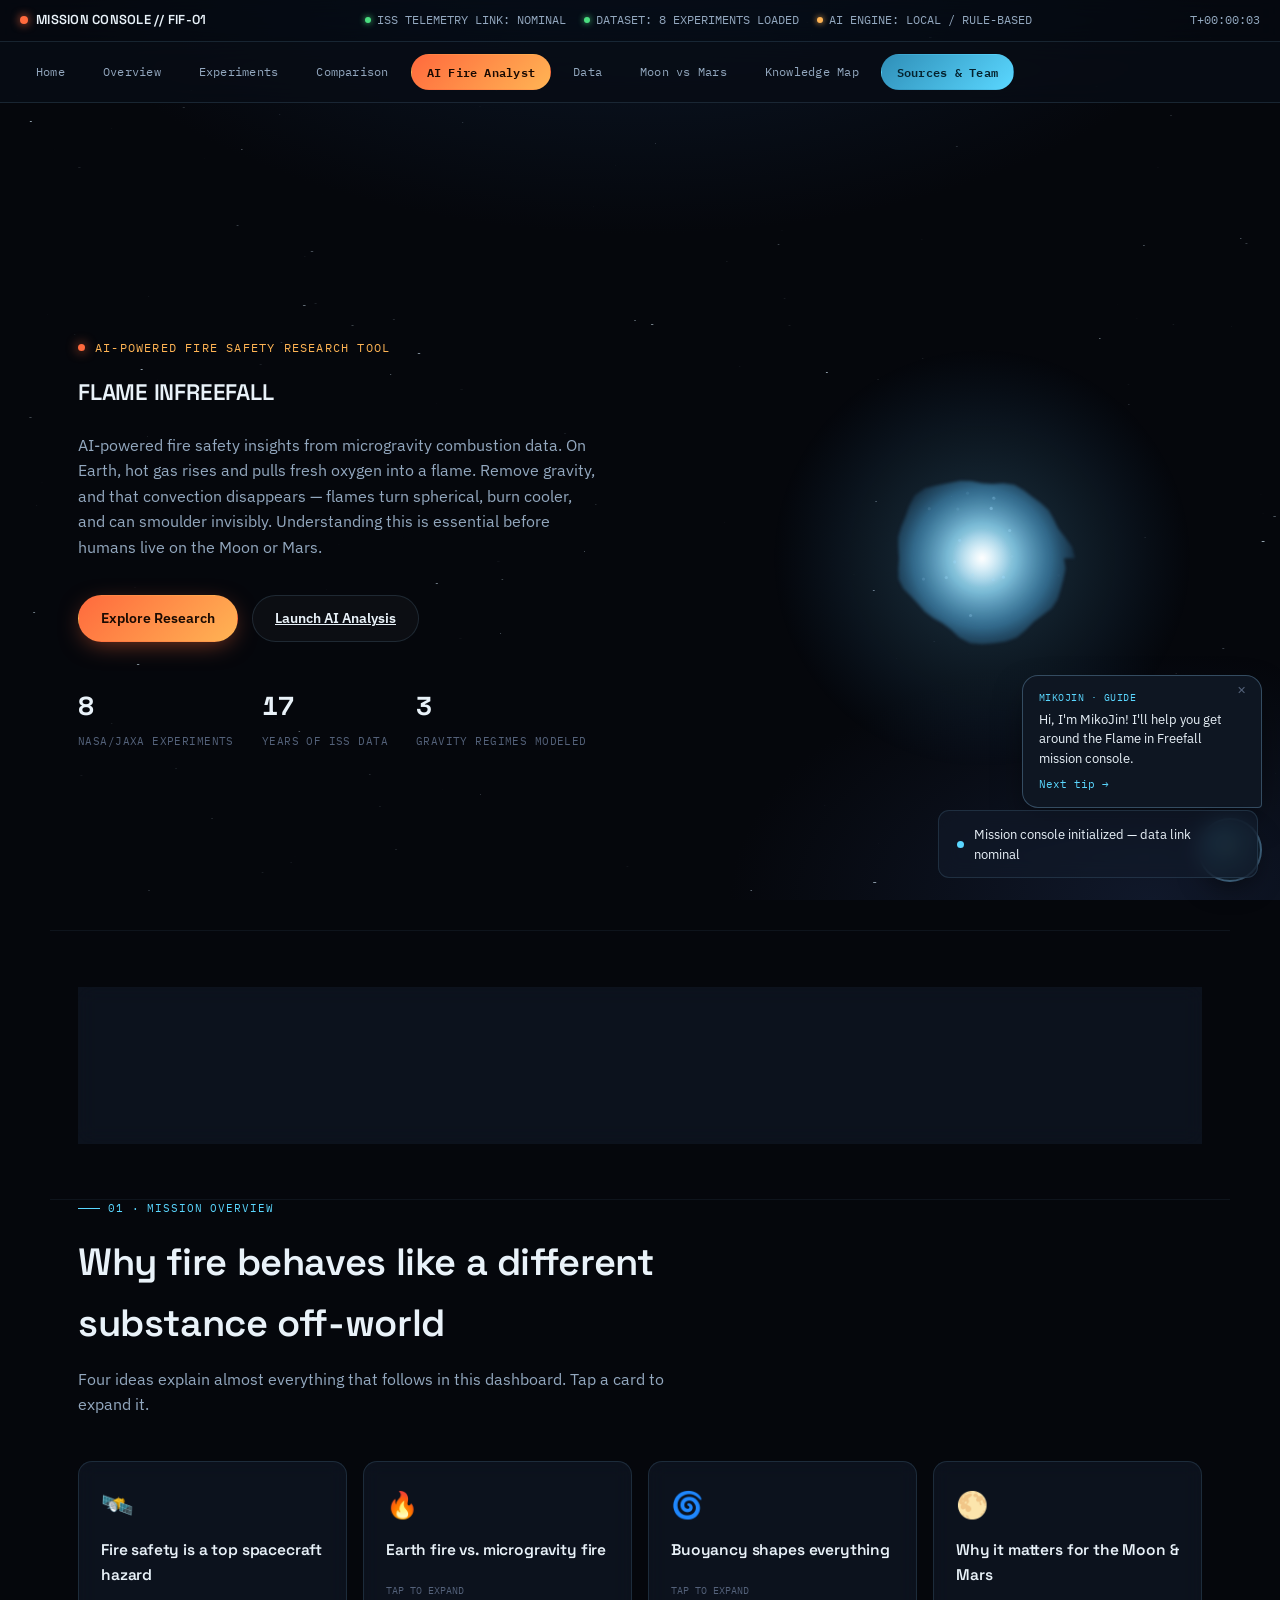
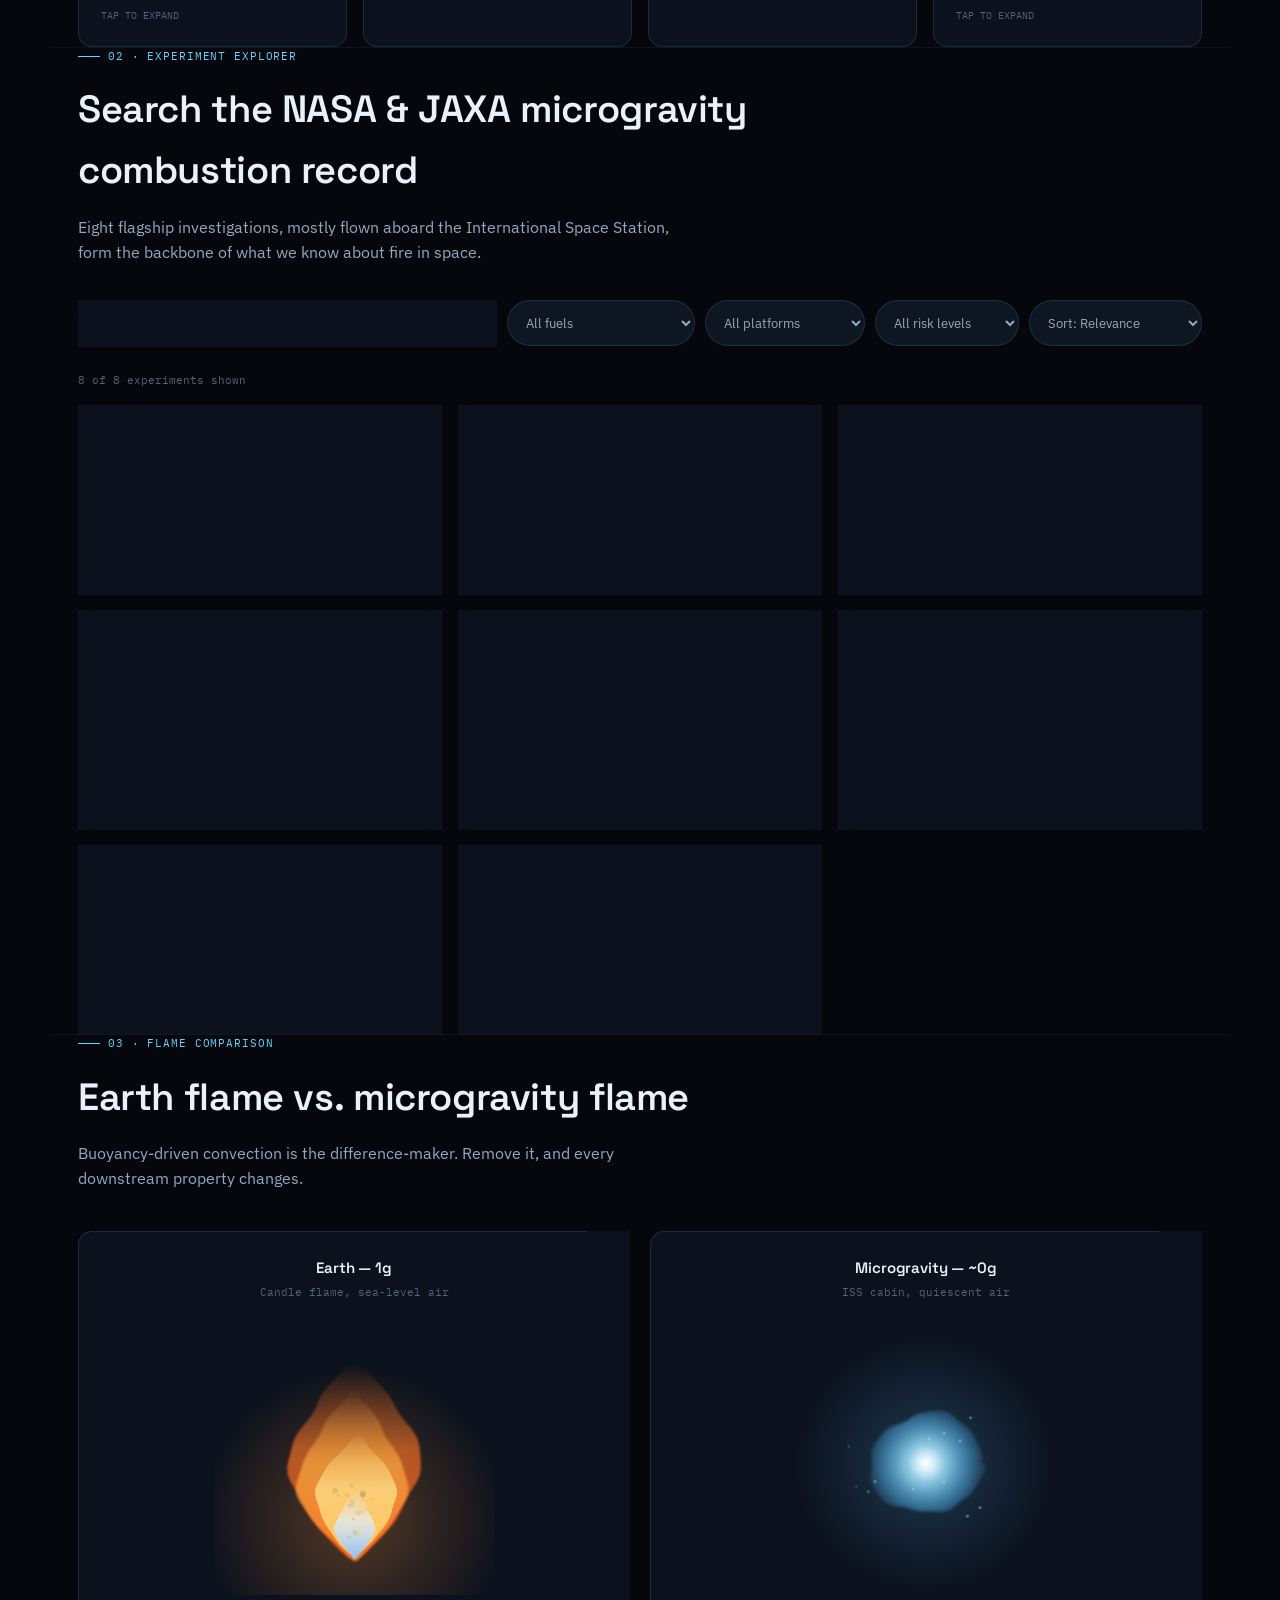
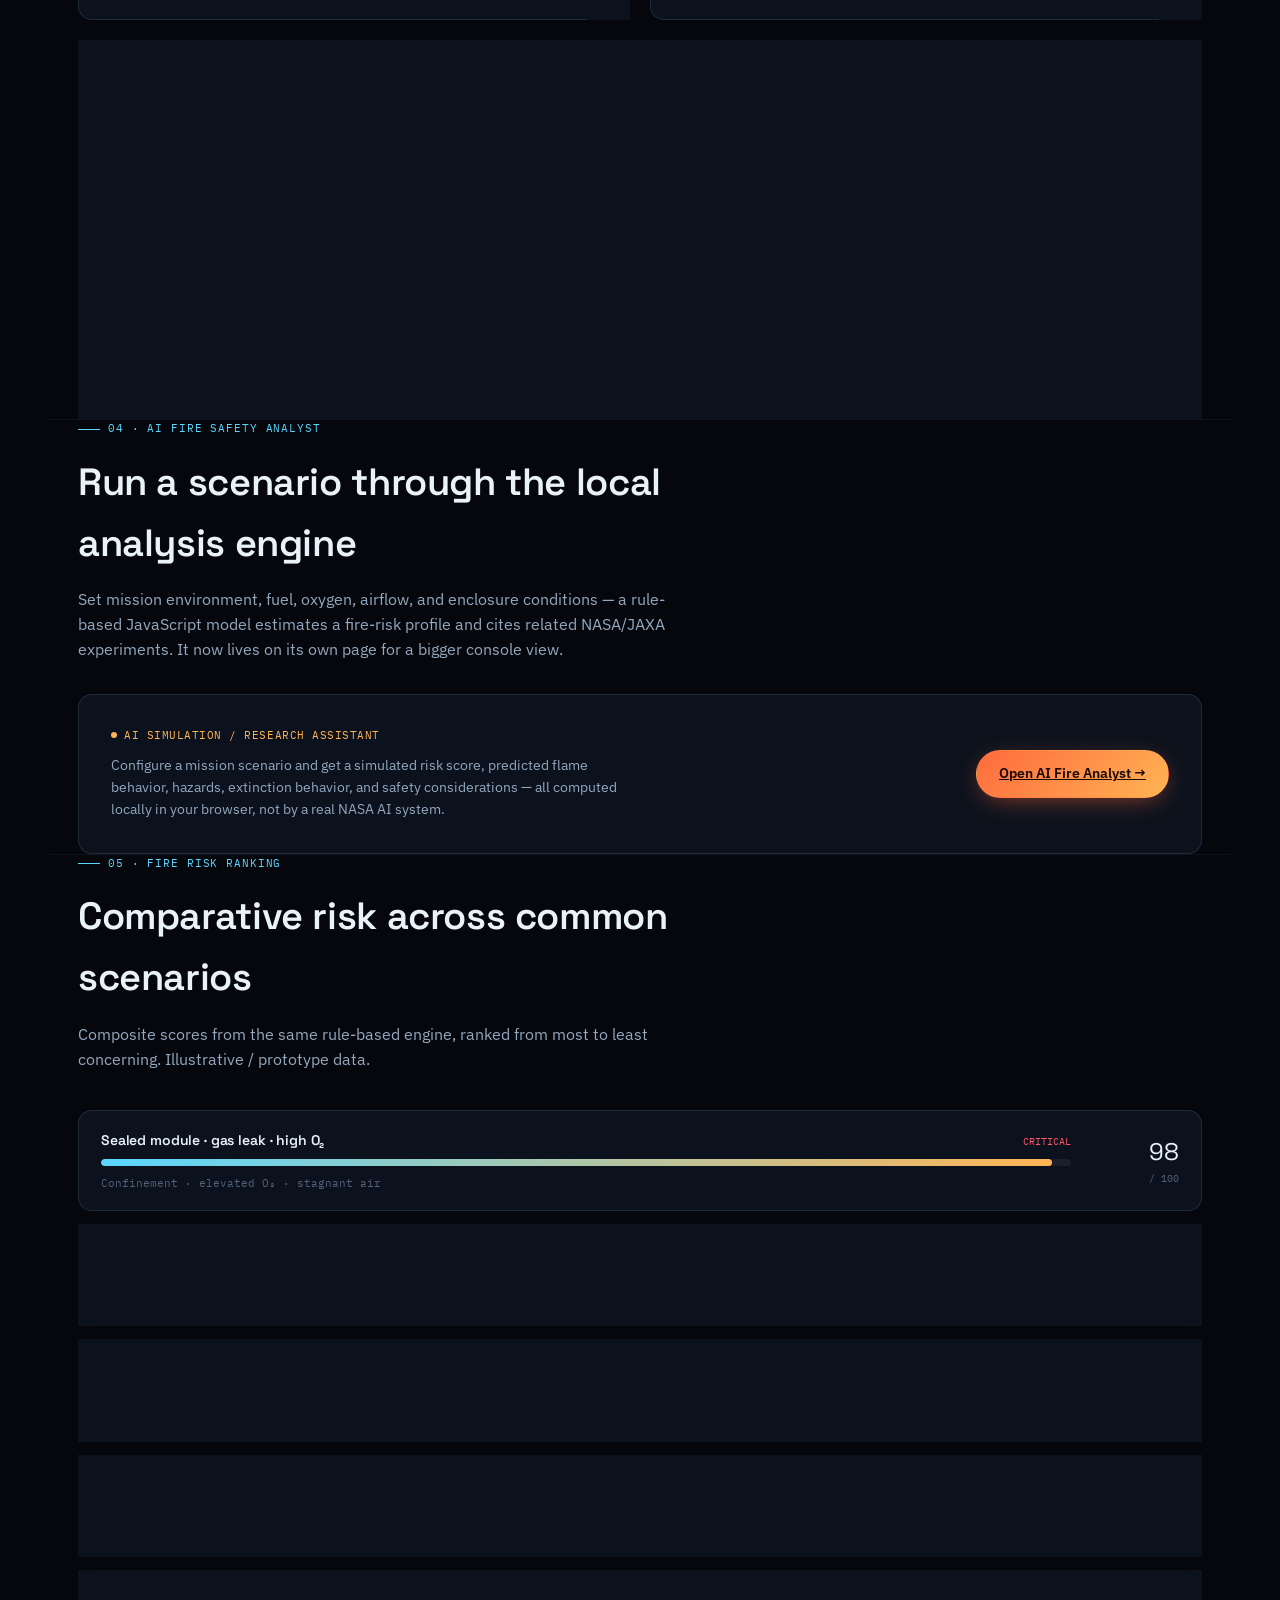
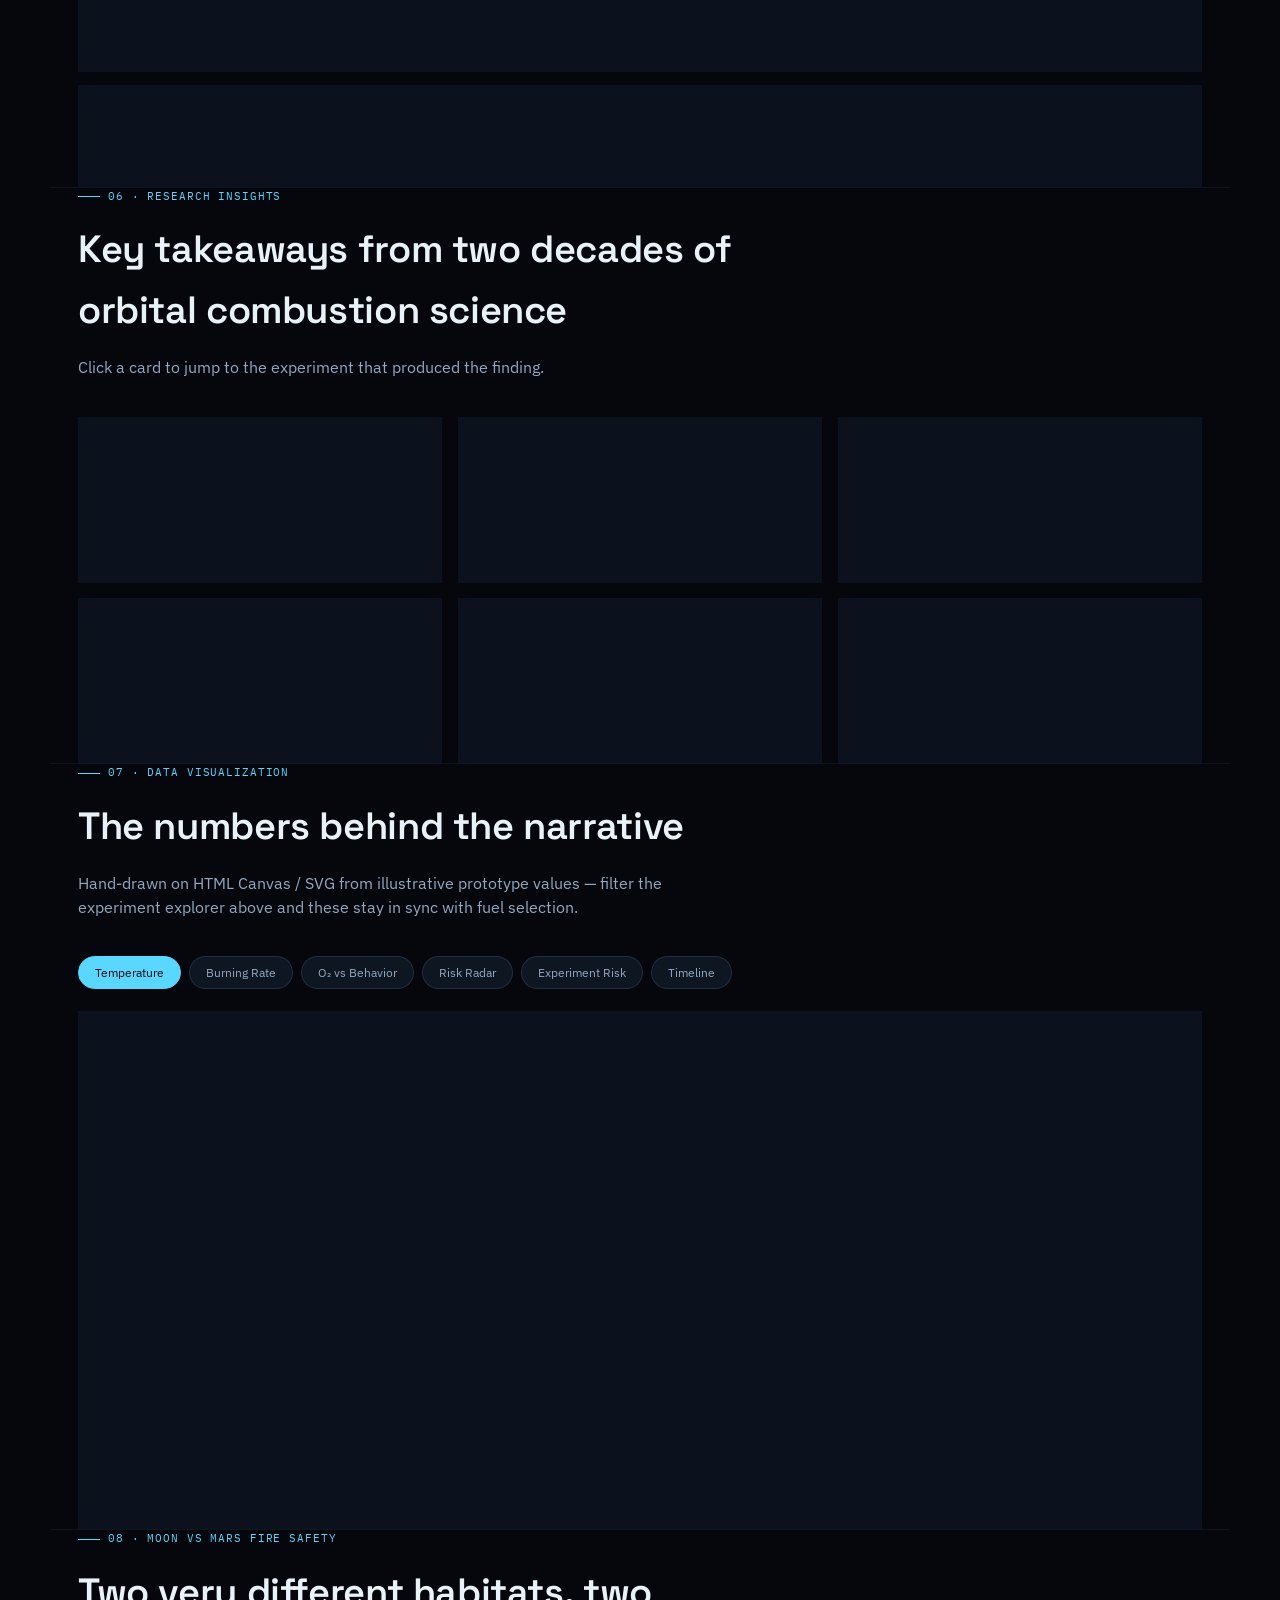
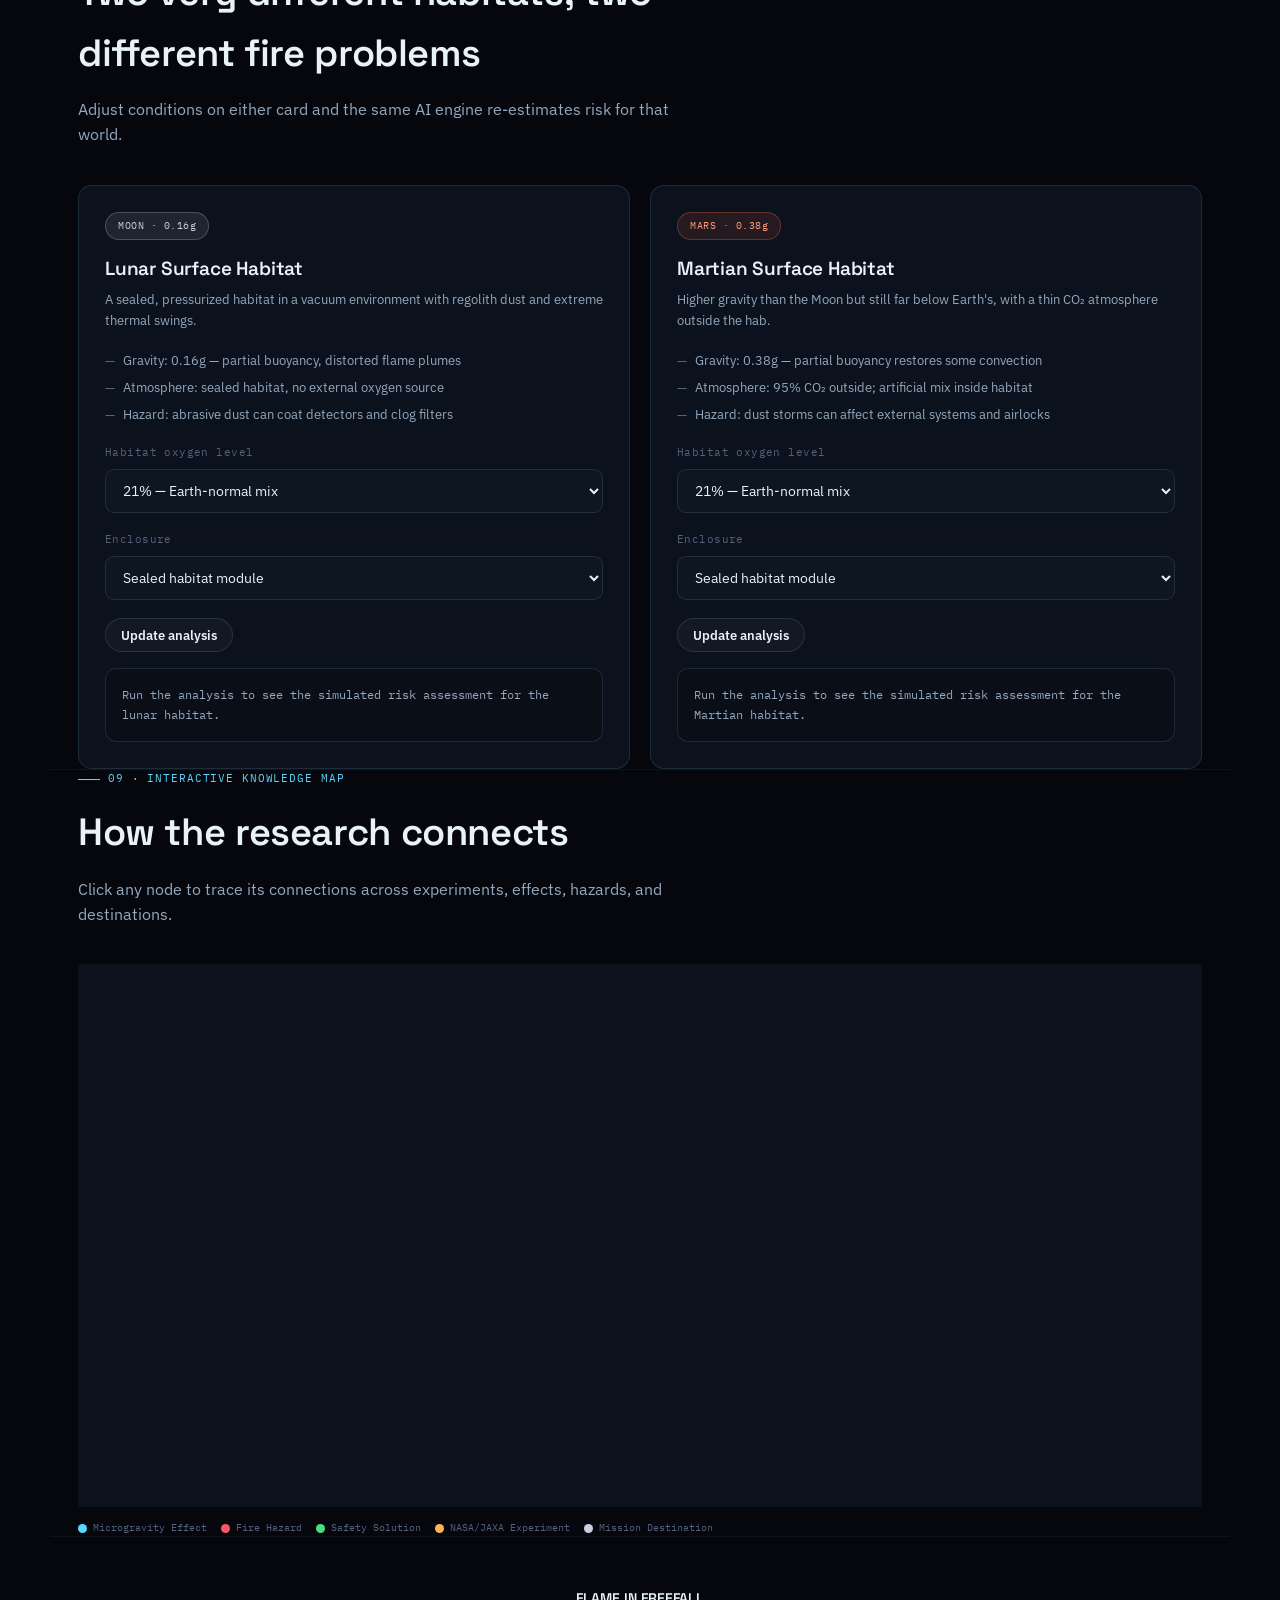
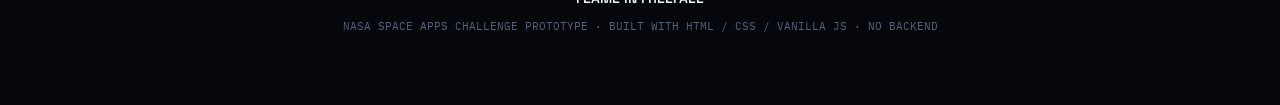
<file: index.html>
<!DOCTYPE html>
<html lang="en">
<head>
<meta charset="UTF-8">
<meta name="viewport" content="width=device-width, initial-scale=1, viewport-fit=cover">
<title>Flame in Freefall — Microgravity Combustion Insights</title>
<link rel="preconnect" href="https://fonts.googleapis.com">
<link rel="preconnect" href="https://fonts.gstatic.com" crossorigin>
<link href="https://fonts.googleapis.com/css2?family=Space+Grotesk:wght@400;500;600;700&family=IBM+Plex+Sans:wght@400;500;600&family=IBM+Plex+Mono:wght@400;500;600&display=swap" rel="stylesheet">
<link rel="stylesheet" href="style.css">
</head>
<body>
<div id="starfield"><canvas id="stars-canvas"></canvas></div>

<div class="hud-bar">
  <div class="hud-left">
    <div class="hud-brand"><span class="dot"></span> MISSION CONSOLE // FIF-01</div>
  </div>
  <div class="hud-mid">
    <div class="hud-stat"><span class="led"></span> ISS TELEMETRY LINK: NOMINAL</div>
    <div class="hud-stat"><span class="led"></span> DATASET: 8 EXPERIMENTS LOADED</div>
    <div class="hud-stat"><span class="led" style="background:var(--flame-2); box-shadow:0 0 6px var(--flame-2);"></span> AI ENGINE: LOCAL / RULE-BASED</div>
  </div>
  <div class="hud-right" id="missionClock">T+00:00:00</div>
</div>

<nav class="navbar">
  <a class="nav-pill" href="index.html">Home</a>
  <a class="nav-pill" href="index.html#overview">Overview</a>
  <a class="nav-pill" href="index.html#experiments">Experiments</a>
  <a class="nav-pill" href="index.html#comparison">Comparison</a>
  <a class="nav-pill accent" href="ai-analyst.html">AI Fire Analyst</a>
  <a class="nav-pill" href="index.html#data-viz">Data</a>
  <a class="nav-pill" href="index.html#moon-mars">Moon vs Mars</a>
  <a class="nav-pill" href="index.html#knowledge-map">Knowledge Map</a>
  <a class="nav-pill accent cyan" href="sources.html">Sources &amp; Team</a>
</nav>

<main>
<section id="hero" class="wrap">
  <div class="hero-grid">
    <div>
      <div class="hero-kicker"><span class="pulse"></span> AI-POWERED FIRE SAFETY RESEARCH TOOL</div>
      <h1><span>FLAME IN</span><span class="grad">FREEFALL</span></h1>
      <p class="hero-sub">AI-powered fire safety insights from microgravity combustion data. On Earth, hot gas rises and pulls fresh oxygen into a flame. Remove gravity, and that convection disappears — flames turn spherical, burn cooler, and can smoulder invisibly. Understanding this is essential before humans live on the Moon or Mars.</p>
      <div class="hero-actions">
        <button class="btn btn-primary" data-scroll="experiments">Explore Research</button>
        <a class="btn btn-ghost" href="ai-analyst.html">Launch AI Analysis</a>
      </div>
      <div class="hero-stats">
        <div class="hero-stat"><b class="counter" data-count="8">0</b><span>NASA/JAXA EXPERIMENTS</span></div>
        <div class="hero-stat"><b class="counter" data-count="17">0</b><span>YEARS OF ISS DATA</span></div>
        <div class="hero-stat"><b class="counter" data-count="3">0</b><span>GRAVITY REGIMES MODELED</span></div>
      </div>
    </div>
    <div class="hero-visual"><canvas id="heroFlameCanvas" width="440" height="440"></canvas></div>
  </div>
</section>

<section id="meet-guide" class="wrap reveal" style="padding-top:56px; padding-bottom:56px;">
  <div class="glass" style="padding:26px; display:flex; align-items:center; gap:22px; flex-wrap:wrap;">
    <img src="mikojin-happy.png" alt="MikoJin" style="width:84px; height:84px; object-fit:contain; flex-shrink:0;">
    <div style="flex:1; min-width:240px;">
      <div class="eyebrow" style="margin-bottom:8px;">MEET YOUR GUIDE</div>
      <h3 style="font-size:17px; margin-bottom:6px;">Hi, I'm MikoJin 👋</h3>
      <p style="color:var(--text-dim); font-size:13.5px;">I'll pop up in the corner as you explore this mission console with quick tips on where to go and what each section means. Click my avatar any time for the next tip, or the ✕ to tuck me away.</p>
    </div>
  </div>
</section>

<section id="overview" class="wrap reveal">
  <div class="eyebrow">01 · MISSION OVERVIEW</div>
  <h2 class="sec-title">Why fire behaves like a different substance off-world</h2>
  <p class="sec-lede">Four ideas explain almost everything that follows in this dashboard. Tap a card to expand it.</p>
  <div class="overview-grid" id="overviewGrid"></div>
</section>

<section id="experiments" class="wrap reveal">
  <div class="eyebrow">02 · EXPERIMENT EXPLORER</div>
  <h2 class="sec-title">Search the NASA &amp; JAXA microgravity combustion record</h2>
  <p class="sec-lede">Eight flagship investigations, mostly flown aboard the International Space Station, form the backbone of what we know about fire in space.</p>

  <div class="explorer-controls">
    <div class="search-box glass"><span>🔍</span><input id="expSearch" type="text" placeholder="Search experiments, fuels, tags…"></div>
    <select class="filter-select" id="fuelFilter"><option value="">All fuels</option></select>
    <select class="filter-select" id="platformFilter"><option value="">All platforms</option></select>
    <select class="filter-select" id="riskFilter"><option value="">All risk levels</option></select>
    <select class="filter-select" id="sortSelect">
      <option value="relevance">Sort: Relevance</option>
      <option value="year-desc">Sort: Newest</option>
      <option value="year-asc">Sort: Oldest</option>
      <option value="risk-desc">Sort: Risk (high→low)</option>
    </select>
  </div>
  <div class="explorer-meta" id="expMeta"></div>
  <div class="exp-grid" id="expGrid"></div>
</section>

<section id="comparison" class="wrap reveal">
  <div class="eyebrow">03 · FLAME COMPARISON</div>
  <h2 class="sec-title">Earth flame vs. microgravity flame</h2>
  <p class="sec-lede">Buoyancy-driven convection is the difference-maker. Remove it, and every downstream property changes.</p>
  <div class="compare-wrap">
    <div class="flame-panel glass">
      <h3>Earth — 1g</h3>
      <div class="env-tag">Candle flame, sea-level air</div>
      <canvas id="earthFlameCanvas" width="280" height="280"></canvas>
    </div>
    <div class="flame-panel glass">
      <h3>Microgravity — ~0g</h3>
      <div class="env-tag">ISS cabin, quiescent air</div>
      <canvas id="microFlameCanvas" width="280" height="280"></canvas>
    </div>
  </div>
  <table class="compare-table glass" id="compareTable"></table>
</section>

<section id="ai-analyst-teaser" class="wrap reveal">
  <div class="eyebrow">04 · AI FIRE SAFETY ANALYST</div>
  <h2 class="sec-title">Run a scenario through the local analysis engine</h2>
  <p class="sec-lede">Set mission environment, fuel, oxygen, airflow, and enclosure conditions — a rule-based JavaScript model estimates a fire-risk profile and cites related NASA/JAXA experiments. It now lives on its own page for a bigger console view.</p>
  <div class="glass" style="margin-top:32px; padding:32px; display:flex; align-items:center; justify-content:space-between; gap:24px; flex-wrap:wrap;">
    <div style="max-width:520px;">
      <div class="ai-label" style="margin-bottom:10px;">AI SIMULATION / RESEARCH ASSISTANT</div>
      <p style="color:var(--text-dim); font-size:14px;">Configure a mission scenario and get a simulated risk score, predicted flame behavior, hazards, extinction behavior, and safety considerations — all computed locally in your browser, not by a real NASA AI system.</p>
    </div>
    <a class="btn btn-primary" href="ai-analyst.html" style="flex-shrink:0;">Open AI Fire Analyst →</a>
  </div>
</section>


<section id="risk-ranking" class="wrap reveal">
  <div class="eyebrow">05 · FIRE RISK RANKING</div>
  <h2 class="sec-title">Comparative risk across common scenarios</h2>
  <p class="sec-lede">Composite scores from the same rule-based engine, ranked from most to least concerning. Illustrative / prototype data.</p>
  <div class="rank-list" id="rankList"></div>
</section>

<section id="insights" class="wrap reveal">
  <div class="eyebrow">06 · RESEARCH INSIGHTS</div>
  <h2 class="sec-title">Key takeaways from two decades of orbital combustion science</h2>
  <p class="sec-lede">Click a card to jump to the experiment that produced the finding.</p>
  <div class="insight-grid" id="insightGrid"></div>
</section>

<section id="data-viz" class="wrap reveal">
  <div class="eyebrow">07 · DATA VISUALIZATION</div>
  <h2 class="sec-title">The numbers behind the narrative</h2>
  <p class="sec-lede">Hand-drawn on HTML Canvas / SVG from illustrative prototype values — filter the experiment explorer above and these stay in sync with fuel selection.</p>
  <div class="viz-tabs" id="vizTabs"></div>
  <div class="viz-grid">
    <div class="viz-single show" id="viz-temp"><div class="viz-card glass"><h4>Flame Temperature Comparison</h4><div class="cap">Peak flame temperature by environment (°C, illustrative)</div><canvas id="chartTemp" width="1000" height="360"></canvas></div></div>
    <div class="viz-single" id="viz-burn"><div class="viz-card glass"><h4>Burning Rate Comparison</h4><div class="cap">Relative fuel regression rate, Earth vs. microgravity (illustrative)</div><canvas id="chartBurn" width="1000" height="360"></canvas></div></div>
    <div class="viz-single" id="viz-oxy"><div class="viz-card glass"><h4>Oxygen Concentration vs. Flame Behavior</h4><div class="cap">Simulated flame stability index across O₂ concentration</div><canvas id="chartOxy" width="1000" height="360"></canvas></div></div>
    <div class="viz-single" id="viz-radar"><div class="viz-card glass"><h4>Risk-Factor Radar</h4><div class="cap">Six-factor risk profile, Earth vs. microgravity (illustrative)</div><canvas id="chartRadar" width="640" height="440"></canvas></div></div>
    <div class="viz-single" id="viz-exp"><div class="viz-card glass"><h4>Experiment Comparison</h4><div class="cap">Relative fire-safety risk level by experiment</div><canvas id="chartExp" width="1000" height="420"></canvas></div></div>
    <div class="viz-single" id="viz-timeline"><div class="viz-card glass"><h4>Timeline of NASA / JAXA Combustion Research</h4><div class="cap">Flight campaigns, 2008–2022</div><canvas id="chartTimeline" width="1000" height="260"></canvas></div></div>
  </div>
</section>

<section id="moon-mars" class="wrap reveal">
  <div class="eyebrow">08 · MOON VS MARS FIRE SAFETY</div>
  <h2 class="sec-title">Two very different habitats, two different fire problems</h2>
  <p class="sec-lede">Adjust conditions on either card and the same AI engine re-estimates risk for that world.</p>
  <div class="mm-grid">
    <div class="mm-card moon glass">
      <span class="badge">MOON · 0.16g</span>
      <h3>Lunar Surface Habitat</h3>
      <p class="desc">A sealed, pressurized habitat in a vacuum environment with regolith dust and extreme thermal swings.</p>
      <ul class="mm-facts">
        <li>Gravity: 0.16g — partial buoyancy, distorted flame plumes</li>
        <li>Atmosphere: sealed habitat, no external oxygen source</li>
        <li>Hazard: abrasive dust can coat detectors and clog filters</li>
      </ul>
      <div class="field"><label>Habitat oxygen level</label>
        <select class="mm-select" data-planet="moon" data-var="oxy">
          <option value="21">21% — Earth-normal mix</option>
          <option value="30">30% — reduced-pressure design</option>
          <option value="34">34% — low-pressure pure-ish O₂</option>
        </select>
      </div>
      <div class="field"><label>Enclosure</label>
        <select class="mm-select" data-planet="moon" data-var="enc">
          <option value="sealed" selected>Sealed habitat module</option>
          <option value="partial">Partially enclosed workshop bay</option>
        </select>
      </div>
      <button class="btn btn-ghost btn-sm mm-run" data-planet="moon">Update analysis</button>
      <div class="mm-result" id="moonResult">Run the analysis to see the simulated risk assessment for the lunar habitat.</div>
    </div>
    <div class="mm-card mars glass">
      <span class="badge">MARS · 0.38g</span>
      <h3>Martian Surface Habitat</h3>
      <p class="desc">Higher gravity than the Moon but still far below Earth's, with a thin CO₂ atmosphere outside the hab.</p>
      <ul class="mm-facts">
        <li>Gravity: 0.38g — partial buoyancy restores some convection</li>
        <li>Atmosphere: 95% CO₂ outside; artificial mix inside habitat</li>
        <li>Hazard: dust storms can affect external systems and airlocks</li>
      </ul>
      <div class="field"><label>Habitat oxygen level</label>
        <select class="mm-select" data-planet="mars" data-var="oxy">
          <option value="21">21% — Earth-normal mix</option>
          <option value="26">26% — moderate enrichment</option>
          <option value="32">32% — high enrichment</option>
        </select>
      </div>
      <div class="field"><label>Enclosure</label>
        <select class="mm-select" data-planet="mars" data-var="enc">
          <option value="sealed" selected>Sealed habitat module</option>
          <option value="partial">Partially enclosed workshop bay</option>
        </select>
      </div>
      <button class="btn btn-ghost btn-sm mm-run" data-planet="mars">Update analysis</button>
      <div class="mm-result" id="marsResult">Run the analysis to see the simulated risk assessment for the Martian habitat.</div>
    </div>
  </div>
</section>

<section id="knowledge-map" class="wrap reveal">
  <div class="eyebrow">09 · INTERACTIVE KNOWLEDGE MAP</div>
  <h2 class="sec-title">How the research connects</h2>
  <p class="sec-lede">Click any node to trace its connections across experiments, effects, hazards, and destinations.</p>
  <div class="map-wrap glass">
    <svg id="knowledge-svg" viewBox="0 0 900 520"></svg>
    <div class="map-info" id="mapInfo"></div>
  </div>
  <div class="map-legend" id="mapLegend"></div>
</section>

<footer>
  <div class="fname">FLAME IN FREEFALL</div>
  <div class="fsub">NASA SPACE APPS CHALLENGE PROTOTYPE · BUILT WITH HTML / CSS / VANILLA JS · NO BACKEND</div>
</footer>
</main>

<div id="modal-root"></div>
<div id="toast-container"></div>
<script src="app.js"></script>
</body>
</html>
</file>
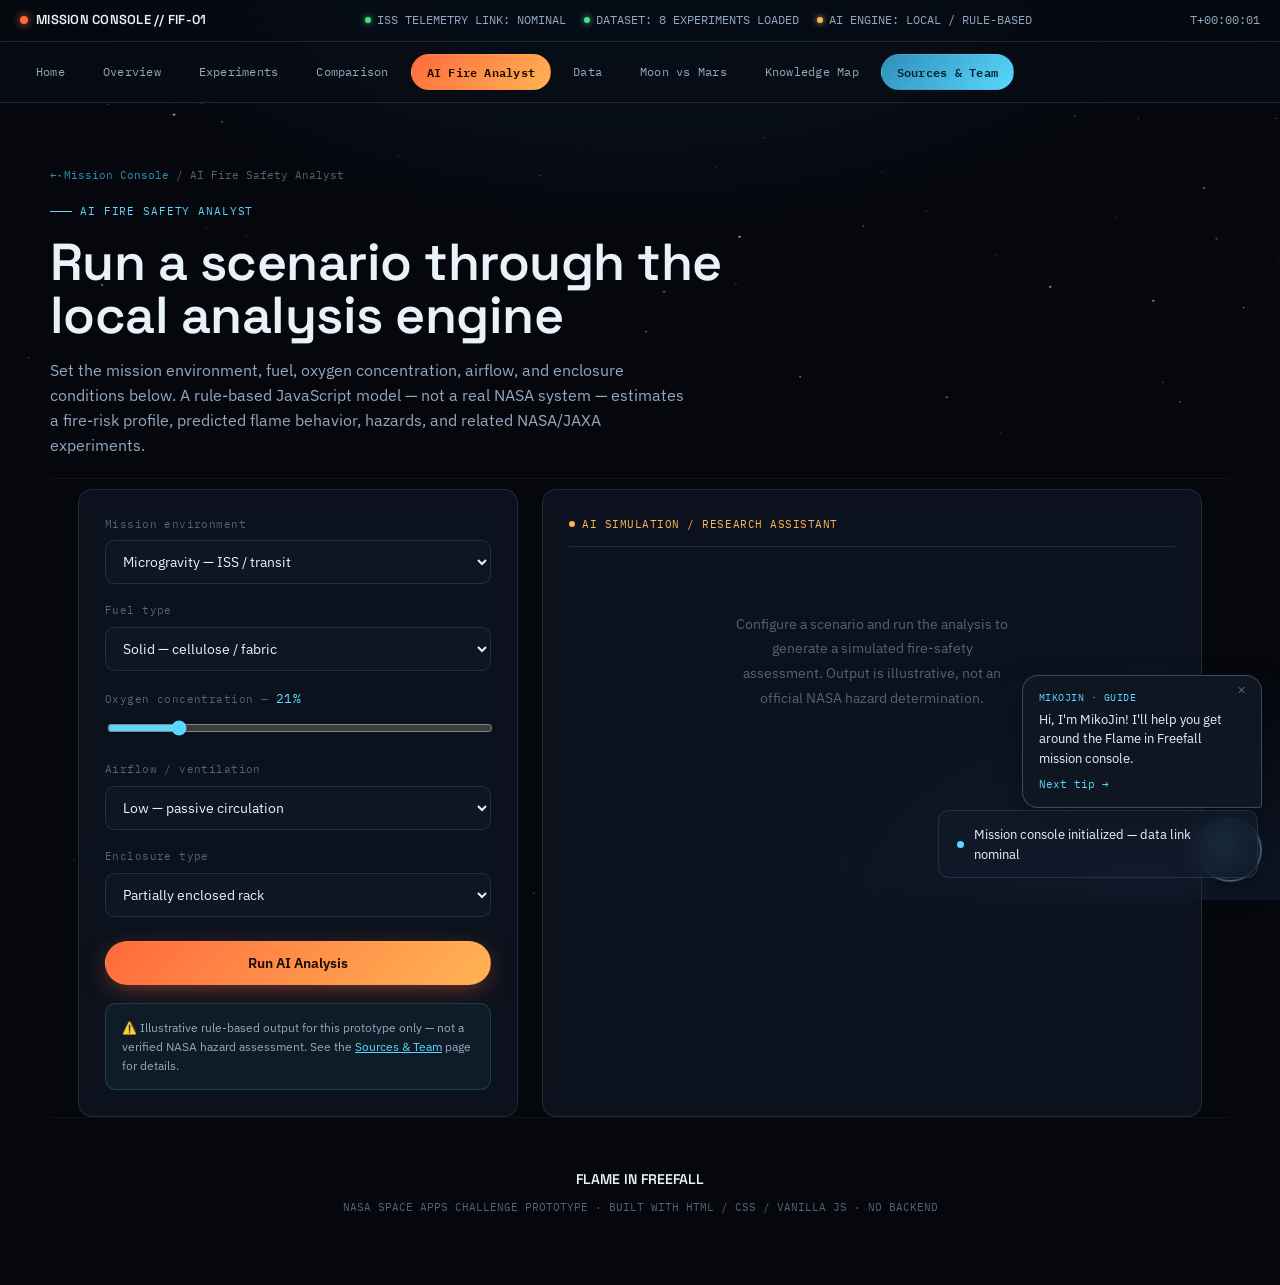
<file: ai-analyst.html>
<!DOCTYPE html>
<html lang="en">
<head>
<meta charset="UTF-8">
<meta name="viewport" content="width=device-width, initial-scale=1, viewport-fit=cover">
<title>AI Fire Safety Analyst — Flame in Freefall</title>
<link rel="preconnect" href="https://fonts.googleapis.com">
<link rel="preconnect" href="https://fonts.gstatic.com" crossorigin>
<link href="https://fonts.googleapis.com/css2?family=Space+Grotesk:wght@400;500;600;700&family=IBM+Plex+Sans:wght@400;500;600&family=IBM+Plex+Mono:wght@400;500;600&display=swap" rel="stylesheet">
<link rel="stylesheet" href="style.css">
</head>
<body>

<div id="starfield"><canvas id="stars-canvas"></canvas></div>

<div class="hud-bar">
  <div class="hud-left">
    <div class="hud-brand"><span class="dot"></span> MISSION CONSOLE // FIF-01</div>
  </div>
  <div class="hud-mid">
    <div class="hud-stat"><span class="led"></span> ISS TELEMETRY LINK: NOMINAL</div>
    <div class="hud-stat"><span class="led"></span> DATASET: 8 EXPERIMENTS LOADED</div>
    <div class="hud-stat"><span class="led" style="background:var(--flame-2); box-shadow:0 0 6px var(--flame-2);"></span> AI ENGINE: LOCAL / RULE-BASED</div>
  </div>
  <div class="hud-right" id="missionClock">T+00:00:00</div>
</div>

<nav class="navbar">
  <a class="nav-pill" href="index.html">Home</a>
  <a class="nav-pill" href="index.html#overview">Overview</a>
  <a class="nav-pill" href="index.html#experiments">Experiments</a>
  <a class="nav-pill" href="index.html#comparison">Comparison</a>
  <a class="nav-pill accent" href="ai-analyst.html">AI Fire Analyst</a>
  <a class="nav-pill" href="index.html#data-viz">Data</a>
  <a class="nav-pill" href="index.html#moon-mars">Moon vs Mars</a>
  <a class="nav-pill" href="index.html#knowledge-map">Knowledge Map</a>
  <a class="nav-pill accent cyan" href="sources.html">Sources &amp; Team</a>
</nav>

<main>
<section class="wrap page-hero">
  <div class="breadcrumb"><a href="index.html">← Mission Console</a> / AI Fire Safety Analyst</div>
  <div class="eyebrow">AI FIRE SAFETY ANALYST</div>
  <h1>Run a scenario through the local analysis engine</h1>
  <p>Set the mission environment, fuel, oxygen concentration, airflow, and enclosure conditions below. A rule-based JavaScript model — not a real NASA system — estimates a fire-risk profile, predicted flame behavior, hazards, and related NASA/JAXA experiments.</p>
</section>

<section class="wrap" style="padding-top:0;">
  <div class="ai-panel ai-page-panel">
    <div class="ai-form glass">
      <div class="field">
        <label>Mission environment</label>
        <select id="f-env">
          <option value="earth">Earth — baseline</option>
          <option value="micro" selected>Microgravity — ISS / transit</option>
          <option value="lunar">Lunar surface — 0.16g</option>
          <option value="martian">Martian surface — 0.38g</option>
        </select>
      </div>
      <div class="field">
        <label>Fuel type</label>
        <select id="f-fuel">
          <option value="cellulose">Solid — cellulose / fabric</option>
          <option value="composite">Solid — composite panel</option>
          <option value="droplet">Liquid droplet (e.g. fuel spill)</option>
          <option value="gas">Gaseous leak</option>
        </select>
      </div>
      <div class="field">
        <label>Oxygen concentration — <span class="range-val" id="v-oxy">21%</span></label>
        <input type="range" id="f-oxy" min="16" max="45" value="21">
      </div>
      <div class="field">
        <label>Airflow / ventilation</label>
        <select id="f-air">
          <option value="none">None — stagnant air</option>
          <option value="low" selected>Low — passive circulation</option>
          <option value="moderate">Moderate — fan-driven</option>
          <option value="high">High — forced ventilation</option>
        </select>
      </div>
      <div class="field">
        <label>Enclosure type</label>
        <select id="f-enc">
          <option value="open">Open bay</option>
          <option value="partial" selected>Partially enclosed rack</option>
          <option value="sealed">Sealed module</option>
        </select>
      </div>
      <button class="btn btn-primary" id="runAiBtn" style="width:100%; justify-content:center; margin-top:6px;">Run AI Analysis</button>
      <div class="ai-note">⚠️ Illustrative rule-based output for this prototype only — not a verified NASA hazard assessment. See the <a href="sources.html" style="color:var(--cyan);">Sources &amp; Team</a> page for details.</div>
    </div>
    <div class="ai-output glass">
      <div class="ai-output-head">
        <div class="ai-label">AI SIMULATION / RESEARCH ASSISTANT</div>
        <div class="risk-badge" id="aiRiskBadge" style="display:none;"></div>
      </div>
      <div class="ai-body" id="aiBody">
        <div class="ai-placeholder">Configure a scenario and run the analysis to generate a simulated fire-safety assessment. Output is illustrative, not an official NASA hazard determination.</div>
      </div>
    </div>
  </div>
</section>

<footer>
  <div class="fname">FLAME IN FREEFALL</div>
  <div class="fsub">NASA SPACE APPS CHALLENGE PROTOTYPE · BUILT WITH HTML / CSS / VANILLA JS · NO BACKEND</div>
</footer>
</main>

<div id="modal-root"></div>
<div id="toast-container"></div>
<script src="app.js"></script>
</body>
</html>
</file>
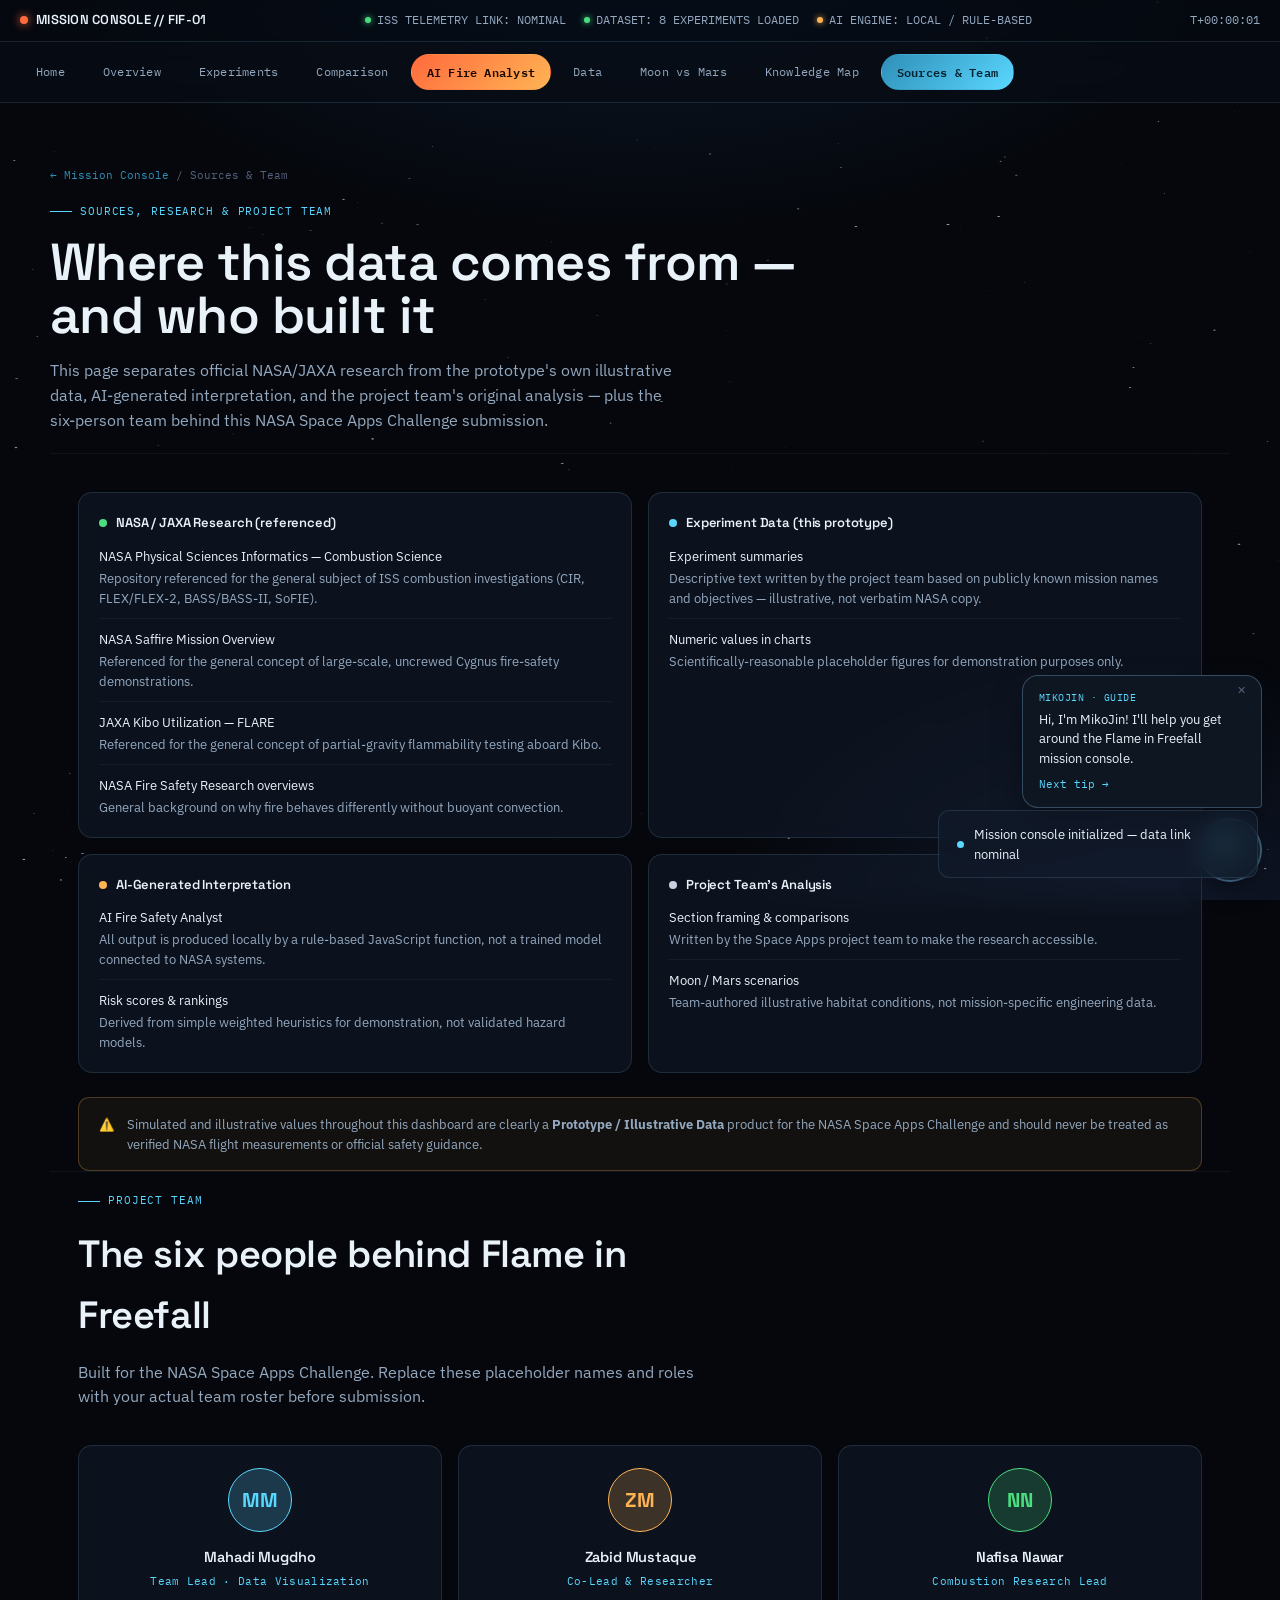
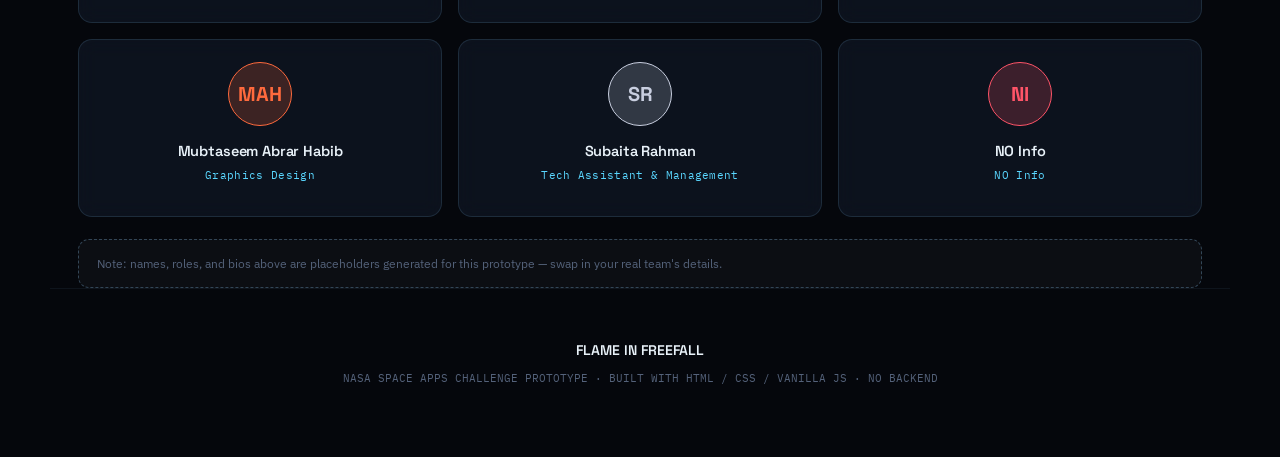
<file: sources.html>
<!DOCTYPE html>
<html lang="en">
<head>
<meta charset="UTF-8">
<meta name="viewport" content="width=device-width, initial-scale=1, viewport-fit=cover">
<title>Sources &amp; Team — Flame in Freefall</title>
<link rel="preconnect" href="https://fonts.googleapis.com">
<link rel="preconnect" href="https://fonts.gstatic.com" crossorigin>
<link href="https://fonts.googleapis.com/css2?family=Space+Grotesk:wght@400;500;600;700&family=IBM+Plex+Sans:wght@400;500;600&family=IBM+Plex+Mono:wght@400;500;600&display=swap" rel="stylesheet">
<link rel="stylesheet" href="style.css">
</head>
<body>

<div id="starfield"><canvas id="stars-canvas"></canvas></div>

<div class="hud-bar">
  <div class="hud-left">
    <div class="hud-brand"><span class="dot"></span> MISSION CONSOLE // FIF-01</div>
  </div>
  <div class="hud-mid">
    <div class="hud-stat"><span class="led"></span> ISS TELEMETRY LINK: NOMINAL</div>
    <div class="hud-stat"><span class="led"></span> DATASET: 8 EXPERIMENTS LOADED</div>
    <div class="hud-stat"><span class="led" style="background:var(--flame-2); box-shadow:0 0 6px var(--flame-2);"></span> AI ENGINE: LOCAL / RULE-BASED</div>
  </div>
  <div class="hud-right" id="missionClock">T+00:00:00</div>
</div>

<nav class="navbar">
  <a class="nav-pill" href="index.html">Home</a>
  <a class="nav-pill" href="index.html#overview">Overview</a>
  <a class="nav-pill" href="index.html#experiments">Experiments</a>
  <a class="nav-pill" href="index.html#comparison">Comparison</a>
  <a class="nav-pill accent" href="ai-analyst.html">AI Fire Analyst</a>
  <a class="nav-pill" href="index.html#data-viz">Data</a>
  <a class="nav-pill" href="index.html#moon-mars">Moon vs Mars</a>
  <a class="nav-pill" href="index.html#knowledge-map">Knowledge Map</a>
  <a class="nav-pill accent cyan" href="sources.html">Sources &amp; Team</a>
</nav>

<main>
<section class="wrap page-hero">
  <div class="breadcrumb"><a href="index.html">← Mission Console</a> / Sources &amp; Team</div>
  <div class="eyebrow">SOURCES, RESEARCH &amp; PROJECT TEAM</div>
  <h1>Where this data comes from — and who built it</h1>
  <p>This page separates official NASA/JAXA research from the prototype's own illustrative data, AI-generated interpretation, and the project team's original analysis — plus the six-person team behind this NASA Space Apps Challenge submission.</p>
</section>

<section class="wrap" style="padding-top:0;">
  <div class="src-grid">
    <div class="src-card glass">
      <h4><span class="src-dot" style="background:var(--safe);"></span>NASA / JAXA Research (referenced)</h4>
      <ul class="src-list" id="srcNasa"></ul>
    </div>
    <div class="src-card glass">
      <h4><span class="src-dot" style="background:var(--cyan);"></span>Experiment Data (this prototype)</h4>
      <ul class="src-list">
        <li><span class="lbl">Experiment summaries</span>Descriptive text written by the project team based on publicly known mission names and objectives — illustrative, not verbatim NASA copy.</li>
        <li><span class="lbl">Numeric values in charts</span>Scientifically-reasonable placeholder figures for demonstration purposes only.</li>
      </ul>
    </div>
    <div class="src-card glass">
      <h4><span class="src-dot" style="background:var(--flame-2);"></span>AI-Generated Interpretation</h4>
      <ul class="src-list">
        <li><span class="lbl">AI Fire Safety Analyst</span>All output is produced locally by a rule-based JavaScript function, not a trained model connected to NASA systems.</li>
        <li><span class="lbl">Risk scores &amp; rankings</span>Derived from simple weighted heuristics for demonstration, not validated hazard models.</li>
      </ul>
    </div>
    <div class="src-card glass">
      <h4><span class="src-dot" style="background:#c9cfe0;"></span>Project Team's Analysis</h4>
      <ul class="src-list">
        <li><span class="lbl">Section framing &amp; comparisons</span>Written by the Space Apps project team to make the research accessible.</li>
        <li><span class="lbl">Moon / Mars scenarios</span>Team-authored illustrative habitat conditions, not mission-specific engineering data.</li>
      </ul>
    </div>
  </div>
  <div class="disclaimer-banner">⚠️ <div>Simulated and illustrative values throughout this dashboard are clearly a <strong>Prototype / Illustrative Data</strong> product for the NASA Space Apps Challenge and should never be treated as verified NASA flight measurements or official safety guidance.</div></div>
</section>

<section class="wrap reveal" style="padding-top:20px;">
  <div class="eyebrow">PROJECT TEAM</div>
  <h2 class="sec-title">The six people behind Flame in Freefall</h2>
  <p class="sec-lede">Built for the NASA Space Apps Challenge. Replace these placeholder names and roles with your actual team roster before submission.</p>
  <div class="team-grid" id="teamGrid"></div>
  <div class="team-note">Note: names, roles, and bios above are placeholders generated for this prototype — swap in your real team's details.</div>
</section>

<footer>
  <div class="fname">FLAME IN FREEFALL</div>
  <div class="fsub">NASA SPACE APPS CHALLENGE PROTOTYPE · BUILT WITH HTML / CSS / VANILLA JS · NO BACKEND</div>
</footer>
</main>

<div id="modal-root"></div>
<div id="toast-container"></div>
<script src="app.js"></script>
</body>
</html>
</file>
<file: style.css>
/* ============ TOKENS ============ */
:root{
  --void:#05070c;
  --void-2:#090f18;
  --panel:rgba(19,29,44,0.55);
  --panel-solid:#0e1622;
  --panel-border:rgba(126,178,219,0.16);
  --panel-border-hi:rgba(126,178,219,0.34);
  --cyan:#5ad7ff;
  --cyan-dim:#2f8fb8;
  --flame:#ff6a3d;
  --flame-2:#ffb454;
  --danger:#ff5468;
  --warn:#ffb454;
  --safe:#4ade80;
  --text:#e9f2f9;
  --text-dim:#93a8bf;
  --text-faint:#54627a;
  --font-display:'Space Grotesk',sans-serif;
  --font-body:'IBM Plex Sans',sans-serif;
  --font-mono:'IBM Plex Mono',monospace;
  --radius-sm:8px;
  --radius:14px;
  --radius-lg:22px;
  --sidebar-w:248px;
  color-scheme: dark;
}
*,*::before,*::after{box-sizing:border-box;}
html{scroll-behavior:smooth; scroll-padding-top:96px;}
body{
  margin:0;
  background:var(--void);
  color:var(--text);
  font-family:var(--font-body);
  font-size:15px;
  line-height:1.6;
  -webkit-font-smoothing:antialiased;
  overflow-x:hidden;
  padding-top:env(safe-area-inset-top,0px);
  padding-bottom:env(safe-area-inset-bottom,0px);
}
h1,h2,h3,h4{font-family:var(--font-display); margin:0; font-weight:600; letter-spacing:-0.01em;}
p{margin:0;}
a{color:inherit;}
button{font-family:inherit;}
::selection{background:rgba(90,215,255,0.28); color:#fff;}
:focus-visible{outline:2px solid var(--cyan); outline-offset:2px; border-radius:4px;}

/* scrollbar */
::-webkit-scrollbar{width:10px; height:10px;}
::-webkit-scrollbar-track{background:var(--void-2);}
::-webkit-scrollbar-thumb{background:#1c2c3f; border-radius:6px;}
::-webkit-scrollbar-thumb:hover{background:#2a3f57;}

@media (prefers-reduced-motion: reduce){
  *{animation-duration:0.001ms !important; animation-iteration-count:1 !important; transition-duration:0.001ms !important; scroll-behavior:auto !important;}
}

/* ============ BACKGROUND LAYERS ============ */
#starfield{
  position:fixed; inset:0; z-index:0; background:
    radial-gradient(ellipse 80% 60% at 50% -10%, #0d1b2e 0%, transparent 60%),
    radial-gradient(ellipse 60% 50% at 90% 100%, #10182a 0%, transparent 55%),
    var(--void);
}
#starfield canvas{position:absolute; inset:0; width:100%; height:100%;}

/* ============ HUD TOP BAR ============ */
.hud-bar{
  position:sticky; top:0; z-index:40;
  padding-top:env(safe-area-inset-top,0px);
  display:flex; align-items:center; justify-content:space-between;
  gap:16px;
  padding:10px 20px;
  padding-top:calc(10px + env(safe-area-inset-top,0px));
  background:rgba(6,10,17,0.72);
  backdrop-filter:blur(14px) saturate(140%);
  -webkit-backdrop-filter:blur(14px) saturate(140%);
  border-bottom:1px solid var(--panel-border);
  font-family:var(--font-mono);
  font-size:11.5px;
  color:var(--text-dim);
}
.hud-left{display:flex; align-items:center; gap:14px; min-width:0;}
.menu-btn{
  display:none; background:none; border:1px solid var(--panel-border); color:var(--text);
  width:36px; height:36px; border-radius:9px; cursor:pointer; flex-shrink:0;
  align-items:center; justify-content:center;
}
.hud-brand{display:flex; align-items:center; gap:8px; font-family:var(--font-display); font-weight:600; color:var(--text); font-size:13px; letter-spacing:0.02em; white-space:nowrap;}
.hud-brand .dot{width:8px; height:8px; border-radius:50%; background:var(--flame); box-shadow:0 0 10px var(--flame); flex-shrink:0;}
.hud-mid{display:flex; gap:18px; flex-wrap:wrap;}
.hud-stat{display:flex; align-items:center; gap:6px; white-space:nowrap;}
.hud-stat .led{width:6px; height:6px; border-radius:50%; background:var(--safe); box-shadow:0 0 6px var(--safe);}
.hud-right{font-variant-numeric:tabular-nums; white-space:nowrap;}
@media (max-width:980px){ .hud-mid{display:none;} }
@media (max-width:640px){ .menu-btn{display:flex;} }

/* ============ SIDEBAR ============ */
.sidebar{
  position:fixed; top:0; left:0; bottom:0; width:var(--sidebar-w); z-index:50;
  padding-top:env(safe-area-inset-top,0px);
  background:rgba(7,11,18,0.86);
  backdrop-filter:blur(16px);
  -webkit-backdrop-filter:blur(16px);
  border-right:1px solid var(--panel-border);
  display:flex; flex-direction:column;
  transform:translateX(0);
  transition:transform .35s cubic-bezier(.4,0,.2,1);
}
.sidebar-head{padding:20px 18px 14px; border-bottom:1px solid var(--panel-border);}
.sidebar-logo{font-family:var(--font-display); font-weight:700; font-size:17px; letter-spacing:0.01em; display:flex; align-items:center; gap:9px;}
.flame-mark{width:22px; height:22px; flex-shrink:0;}
.sidebar-sub{font-family:var(--font-mono); font-size:10px; color:var(--text-faint); margin-top:4px; letter-spacing:0.04em;}
.sidebar-nav{flex:1; overflow-y:auto; padding:12px 10px;}
.nav-link{
  display:flex; align-items:center; gap:11px; width:100%; text-align:left;
  padding:10px 12px; border-radius:9px; background:none; border:none; color:var(--text-dim);
  font-size:13.5px; cursor:pointer; margin-bottom:2px; font-family:var(--font-body);
  transition:background .15s, color .15s;
}
.nav-link .n{font-family:var(--font-mono); font-size:10px; color:var(--text-faint); width:16px; flex-shrink:0;}
.nav-link:hover{background:rgba(90,215,255,0.06); color:var(--text);}
.nav-link.active{background:rgba(90,215,255,0.1); color:var(--cyan);}
.nav-link.active .n{color:var(--cyan);}
.sidebar-foot{padding:14px 18px; border-bottom:none; border-top:1px solid var(--panel-border); font-family:var(--font-mono); font-size:10px; color:var(--text-faint); line-height:1.7;}
.sidebar-scrim{display:none; position:fixed; inset:0; background:rgba(0,0,0,0.55); z-index:45;}

@media (max-width:640px){
  .sidebar{transform:translateX(-100%); box-shadow:0 0 40px rgba(0,0,0,0.5);}
  body.nav-open .sidebar{transform:translateX(0);}
  body.nav-open .sidebar-scrim{display:block;}
}

/* ============ LAYOUT ============ */
main{position:relative; z-index:1;}
.wrap{max-width:1180px; margin:0 auto; padding:0 28px;}
@media (max-width:640px){ .wrap{padding:0 18px;} }
section{padding:96px 0; border-bottom:1px solid rgba(126,178,219,0.08);}
.eyebrow{font-family:var(--font-mono); font-size:11px; color:var(--cyan); letter-spacing:0.08em; display:flex; align-items:center; gap:8px; margin-bottom:14px;}
.eyebrow::before{content:''; width:22px; height:1px; background:var(--cyan);}
.sec-title{font-size:clamp(26px,3.4vw,38px); max-width:680px;}
.sec-lede{color:var(--text-dim); max-width:620px; margin-top:14px; font-size:15.5px;}

/* ============ GLASS CARD ============ */
.glass{
  background:var(--panel);
  border:1px solid var(--panel-border);
  border-radius:var(--radius);
  backdrop-filter:blur(10px);
  -webkit-backdrop-filter:blur(10px);
}
.glass:hover{border-color:var(--panel-border-hi);}

/* ============ BUTTONS ============ */
.btn{
  display:inline-flex; align-items:center; gap:9px; padding:12px 22px; border-radius:999px;
  font-size:13.5px; font-weight:600; cursor:pointer; border:1px solid transparent;
  font-family:var(--font-body); transition:transform .15s, box-shadow .15s, background .15s, border-color .15s;
  white-space:nowrap;
}
.btn:active{transform:scale(0.97);}
.btn-primary{background:linear-gradient(135deg,var(--flame),var(--flame-2)); color:#1a0a02; box-shadow:0 6px 24px -6px rgba(255,106,61,0.55);}
.btn-primary:hover{box-shadow:0 8px 30px -4px rgba(255,106,61,0.7);}
.btn-ghost{background:rgba(255,255,255,0.03); border-color:var(--panel-border); color:var(--text);}
.btn-ghost:hover{border-color:var(--cyan-dim); color:var(--cyan);}
.btn-sm{padding:8px 15px; font-size:12.5px;}
.btn:disabled{opacity:0.45; cursor:not-allowed;}

/* ============ HERO ============ */
#hero{padding-top:56px; position:relative; min-height:92vh; display:flex; align-items:center; border-bottom:1px solid rgba(126,178,219,0.08);}
.hero-grid{display:grid; grid-template-columns:1.15fr 0.85fr; gap:50px; align-items:center; width:100%;}
@media (max-width:900px){ .hero-grid{grid-template-columns:1fr;} }
.hero-kicker{font-family:var(--font-mono); font-size:12px; color:var(--flame-2); letter-spacing:0.1em; margin-bottom:18px; display:flex; align-items:center; gap:10px;}
.hero-kicker .pulse{width:7px; height:7px; border-radius:50%; background:var(--flame); box-shadow:0 0 12px var(--flame); animation:pulse 1.8s infinite;}
@keyframes pulse{0%,100%{opacity:1;}50%{opacity:.35;}}
.hero h1{font-size:clamp(40px,6.4vw,74px); line-height:0.98; letter-spacing:-0.02em;}
.hero h1 span{display:block;}
.hero h1 .grad{background:linear-gradient(100deg,var(--cyan) 10%,#8fe8ff 45%,var(--flame-2) 85%); -webkit-background-clip:text; background-clip:text; color:transparent;}
.hero-sub{font-size:16px; color:var(--text-dim); max-width:520px; margin-top:22px;}
.hero-actions{display:flex; gap:14px; margin-top:34px; flex-wrap:wrap;}
.hero-visual{position:relative; aspect-ratio:1/1; max-width:440px; justify-self:end;}
@media (max-width:900px){ .hero-visual{justify-self:start; max-width:340px; margin:0 auto;} }
.hero-visual canvas{width:100%; height:100%; display:block;}
.hero-stats{display:flex; gap:28px; margin-top:44px; flex-wrap:wrap;}
.hero-stat b{display:block; font-family:var(--font-display); font-size:26px; color:var(--text);}
.hero-stat span{font-family:var(--font-mono); font-size:10.5px; color:var(--text-faint); letter-spacing:0.04em;}

/* ============ OVERVIEW CARDS ============ */
.overview-grid{display:grid; grid-template-columns:repeat(4,1fr); gap:16px; margin-top:44px;}
@media (max-width:980px){ .overview-grid{grid-template-columns:repeat(2,1fr);} }
@media (max-width:560px){ .overview-grid{grid-template-columns:1fr;} }
.ov-card{padding:22px; cursor:pointer; position:relative; overflow:hidden; transition:transform .2s, border-color .2s;}
.ov-card:hover{transform:translateY(-3px);}
.ov-card .ic{width:38px; height:38px; margin-bottom:16px; color:var(--cyan);}
.ov-card h3{font-size:15.5px; margin-bottom:8px;}
.ov-card p{font-size:13px; color:var(--text-dim); max-height:0; overflow:hidden; transition:max-height .3s ease;}
.ov-card.open p{max-height:200px; margin-top:8px;}
.ov-card .expand-hint{font-family:var(--font-mono); font-size:10px; color:var(--text-faint); margin-top:12px;}

/* ============ EXPERIMENT EXPLORER ============ */
.explorer-controls{display:flex; gap:10px; flex-wrap:wrap; margin-top:36px; margin-bottom:26px;}
.search-box{flex:1; min-width:220px; display:flex; align-items:center; gap:10px; padding:10px 16px; border-radius:999px;}
.search-box input{background:none; border:none; color:var(--text); font-size:13.5px; width:100%; outline:none; font-family:var(--font-body);}
.search-box input::placeholder{color:var(--text-faint);}
select.filter-select{
  background:var(--panel-solid); border:1px solid var(--panel-border); color:var(--text-dim);
  border-radius:999px; padding:10px 14px; font-size:12.5px; font-family:var(--font-body); cursor:pointer;
}
select.filter-select:hover{border-color:var(--cyan-dim); color:var(--text);}
.explorer-meta{font-family:var(--font-mono); font-size:11px; color:var(--text-faint); margin-bottom:16px;}
.exp-grid{display:grid; grid-template-columns:repeat(3,1fr); gap:16px;}
@media (max-width:980px){ .exp-grid{grid-template-columns:repeat(2,1fr);} }
@media (max-width:640px){ .exp-grid{grid-template-columns:1fr;} }
.exp-card{padding:20px; cursor:pointer; display:flex; flex-direction:column; gap:10px; transition:transform .18s, border-color .18s;}
.exp-card:hover{transform:translateY(-3px); border-color:var(--panel-border-hi);}
.exp-card-top{display:flex; justify-content:space-between; align-items:flex-start; gap:10px;}
.exp-card h4{font-size:15px;}
.exp-card .plat{font-family:var(--font-mono); font-size:10.5px; color:var(--text-faint); margin-top:3px;}
.risk-chip{font-family:var(--font-mono); font-size:9.5px; padding:4px 9px; border-radius:999px; white-space:nowrap; letter-spacing:0.03em; border:1px solid;}
.risk-Low, .risk-Reference{color:var(--safe); border-color:rgba(74,222,128,0.4); background:rgba(74,222,128,0.08);}
.risk-Moderate{color:var(--warn); border-color:rgba(255,180,84,0.4); background:rgba(255,180,84,0.08);}
.risk-High, .risk-Moderate-High{color:var(--flame); border-color:rgba(255,106,61,0.4); background:rgba(255,106,61,0.08);}
.risk-VeryHigh{color:var(--danger); border-color:rgba(255,84,104,0.45); background:rgba(255,84,104,0.1);}
.exp-card .obj{font-size:12.5px; color:var(--text-dim); flex:1;}
.exp-tags{display:flex; gap:6px; flex-wrap:wrap;}
.tag{font-family:var(--font-mono); font-size:9.5px; color:var(--cyan-dim); background:rgba(90,215,255,0.07); border:1px solid rgba(90,215,255,0.16); padding:3px 8px; border-radius:6px;}
.exp-empty{text-align:center; padding:60px 20px; color:var(--text-faint); font-family:var(--font-mono); font-size:12.5px;}

/* ============ FLAME COMPARISON ============ */
.compare-wrap{margin-top:40px; display:grid; grid-template-columns:1fr 1fr; gap:20px;}
@media (max-width:820px){ .compare-wrap{grid-template-columns:1fr;} }
.flame-panel{padding:24px; text-align:center;}
.flame-panel h3{font-size:15px; margin-bottom:4px;}
.flame-panel .env-tag{font-family:var(--font-mono); font-size:10.5px; color:var(--text-faint);}
.flame-panel canvas{width:100%; max-width:280px; height:280px; margin:14px auto 0; display:block;}
.compare-toggle{display:flex; justify-content:center; gap:8px; margin-top:32px;}
.pill-btn{
  padding:8px 16px; border-radius:999px; border:1px solid var(--panel-border); background:var(--panel-solid);
  color:var(--text-dim); font-size:12px; cursor:pointer; font-family:var(--font-body);
}
.pill-btn.active{color:var(--void); background:var(--cyan); border-color:var(--cyan);}
.compare-table{margin-top:20px; width:100%; border-collapse:collapse; overflow:hidden; border-radius:var(--radius);}
.compare-table th, .compare-table td{padding:13px 16px; text-align:left; font-size:13px; border-bottom:1px solid var(--panel-border);}
.compare-table th{font-family:var(--font-mono); font-size:10.5px; color:var(--text-faint); font-weight:500; letter-spacing:0.04em;}
.compare-table td.earth{color:var(--flame-2);}
.compare-table td.micro{color:var(--cyan);}
.compare-table tr:last-child td{border-bottom:none;}

/* ============ AI ANALYST ============ */
.ai-panel{margin-top:40px; display:grid; grid-template-columns:0.85fr 1.15fr; gap:22px;}
@media (max-width:900px){ .ai-panel{grid-template-columns:1fr;} }
.ai-form{padding:26px;}
.field{margin-bottom:18px;}
.field label{display:block; font-family:var(--font-mono); font-size:10.5px; color:var(--text-faint); letter-spacing:0.04em; margin-bottom:8px;}
.field select, .field input[type=range]{width:100%;}
.field select{
  background:var(--panel-solid); border:1px solid var(--panel-border); color:var(--text);
  border-radius:9px; padding:11px 13px; font-size:13.5px; font-family:var(--font-body); cursor:pointer;
}
.range-row{display:flex; align-items:center; gap:12px;}
input[type=range]{accent-color:var(--cyan); cursor:pointer;}
.range-val{font-family:var(--font-mono); font-size:13px; color:var(--cyan); min-width:44px; text-align:right;}
.ai-output{padding:26px; min-height:360px; display:flex; flex-direction:column; position:relative;}
.ai-output-head{display:flex; align-items:center; justify-content:space-between; margin-bottom:16px; padding-bottom:14px; border-bottom:1px solid var(--panel-border);}
.ai-label{font-family:var(--font-mono); font-size:10.5px; color:var(--flame-2); letter-spacing:0.05em; display:flex; align-items:center; gap:7px;}
.ai-label::before{content:''; width:6px; height:6px; border-radius:50%; background:var(--flame-2);}
.risk-badge{font-family:var(--font-mono); font-size:11px; padding:6px 14px; border-radius:999px; border:1px solid;}
.ai-body{font-family:var(--font-mono); font-size:13px; color:var(--text-dim); line-height:1.85; white-space:pre-wrap; flex:1;}
.ai-body .hl{color:var(--cyan);}
.ai-placeholder{color:var(--text-faint); font-family:var(--font-body); font-size:13.5px; margin:auto; text-align:center; max-width:280px;}
.cursor-blink{display:inline-block; width:7px; height:14px; background:var(--cyan); margin-left:2px; animation:blink 0.9s infinite;}
@keyframes blink{0%,50%{opacity:1;}51%,100%{opacity:0;}}

/* ============ RISK RANKING ============ */
.rank-list{margin-top:38px; display:flex; flex-direction:column; gap:14px;}
.rank-row{padding:18px 22px; display:grid; grid-template-columns:1fr 90px; align-items:center; gap:18px;}
.rank-row-top{display:flex; justify-content:space-between; align-items:baseline; margin-bottom:8px;}
.rank-row h4{font-size:14px;}
.rank-cat{font-family:var(--font-mono); font-size:10px;}
.bar-track{height:7px; border-radius:99px; background:rgba(255,255,255,0.06); overflow:hidden;}
.bar-fill{height:100%; border-radius:99px; width:0%; transition:width 1s cubic-bezier(.2,.8,.2,1); background:linear-gradient(90deg,var(--cyan),var(--flame-2));}
.rank-factors{font-family:var(--font-mono); font-size:10.5px; color:var(--text-faint); margin-top:9px;}
.rank-score{font-family:var(--font-display); font-size:24px; text-align:right;}
.rank-score span{font-family:var(--font-mono); font-size:10px; color:var(--text-faint); display:block;}

/* ============ INSIGHTS ============ */
.insight-grid{display:grid; grid-template-columns:repeat(3,1fr); gap:16px; margin-top:38px;}
@media (max-width:900px){ .insight-grid{grid-template-columns:repeat(2,1fr);} }
@media (max-width:560px){ .insight-grid{grid-template-columns:1fr;} }
.insight-card{padding:20px; cursor:pointer; transition:transform .18s, border-color .18s;}
.insight-card:hover{transform:translateY(-3px); border-color:var(--cyan-dim);}
.insight-card .qmark{font-family:var(--font-display); font-size:26px; color:var(--cyan-dim); margin-bottom:10px; display:block;}
.insight-card p{font-size:13.5px; color:var(--text);}
.insight-card .rel{font-family:var(--font-mono); font-size:10px; color:var(--text-faint); margin-top:12px;}

/* ============ DATA VIZ ============ */
.viz-tabs{display:flex; gap:8px; flex-wrap:wrap; margin-top:36px; margin-bottom:22px;}
.viz-grid{display:grid; gap:20px;}
.viz-card{padding:22px;}
.viz-card h4{font-size:14px; margin-bottom:2px;}
.viz-card .cap{font-family:var(--font-mono); font-size:10.5px; color:var(--text-faint); margin-bottom:14px;}
.viz-card canvas{width:100%; height:auto; display:block;}
.viz-single{display:none;}
.viz-single.show{display:block;}
.legend{display:flex; gap:16px; flex-wrap:wrap; margin-top:12px; font-family:var(--font-mono); font-size:10.5px; color:var(--text-dim);}
.legend span{display:inline-flex; align-items:center; gap:6px;}
.legend i{width:9px; height:9px; border-radius:2px; display:inline-block;}

/* ============ MOON / MARS ============ */
.mm-grid{display:grid; grid-template-columns:1fr 1fr; gap:20px; margin-top:38px;}
@media (max-width:820px){ .mm-grid{grid-template-columns:1fr;} }
.mm-card{padding:26px; position:relative; overflow:hidden;}
.mm-card .badge{font-family:var(--font-mono); font-size:10px; letter-spacing:0.05em; padding:5px 12px; border-radius:999px; display:inline-block; margin-bottom:14px;}
.mm-card.moon .badge{color:#c9cfe0; background:rgba(201,207,224,0.1); border:1px solid rgba(201,207,224,0.25);}
.mm-card.mars .badge{color:#ff9d7a; background:rgba(255,106,61,0.1); border:1px solid rgba(255,106,61,0.3);}
.mm-card h3{font-size:19px; margin-bottom:6px;}
.mm-card .desc{font-size:13px; color:var(--text-dim); margin-bottom:18px;}
.mm-facts{list-style:none; padding:0; margin:0 0 20px; font-size:12.5px; color:var(--text-dim); display:flex; flex-direction:column; gap:7px;}
.mm-facts li::before{content:'—'; color:var(--text-faint); margin-right:8px;}
.mm-result{margin-top:16px; padding:16px; border-radius:11px; background:rgba(0,0,0,0.2); border:1px solid var(--panel-border); font-family:var(--font-mono); font-size:12px; color:var(--text-dim); line-height:1.7;}
.mm-result b{color:var(--text); font-family:var(--font-display); font-size:15px;}

/* ============ KNOWLEDGE MAP ============ */
.map-wrap{margin-top:38px; padding:10px; position:relative;}
#knowledge-svg{width:100%; height:520px; display:block; cursor:grab;}
@media (max-width:640px){ #knowledge-svg{height:420px;} }
.map-node circle{transition:r .2s, filter .2s;}
.map-node text{font-family:var(--font-mono); pointer-events:none; user-select:none;}
.map-node{cursor:pointer;}
.map-link{stroke:rgba(126,178,219,0.18); stroke-width:1.2; transition:stroke .2s, stroke-width .2s;}
.map-info{position:absolute; bottom:16px; left:16px; right:16px; padding:16px 18px; max-width:420px; font-size:12.5px; color:var(--text-dim); display:none;}
.map-info.show{display:block;}
.map-info h5{font-size:13.5px; margin-bottom:6px; color:var(--text);}
.map-legend{display:flex; gap:14px; flex-wrap:wrap; margin-top:14px; font-family:var(--font-mono); font-size:10px; color:var(--text-faint);}
.map-legend span{display:inline-flex; align-items:center; gap:6px;}
.map-legend i{width:9px; height:9px; border-radius:50%; display:inline-block;}

/* ============ SOURCES ============ */
.src-grid{display:grid; grid-template-columns:repeat(2,1fr); gap:16px; margin-top:38px;}
@media (max-width:820px){ .src-grid{grid-template-columns:1fr;} }
.src-card{padding:20px;}
.src-card h4{font-size:13px; display:flex; align-items:center; gap:9px; margin-bottom:12px;}
.src-dot{width:8px; height:8px; border-radius:50%; flex-shrink:0;}
.src-list{list-style:none; margin:0; padding:0; display:flex; flex-direction:column; gap:10px;}
.src-list li{font-size:12.5px; color:var(--text-dim); padding-bottom:10px; border-bottom:1px solid rgba(126,178,219,0.08);}
.src-list li:last-child{border:none; padding-bottom:0;}
.src-list .lbl{color:var(--text); display:block; margin-bottom:2px;}
.disclaimer-banner{margin-top:24px; padding:16px 20px; border-radius:11px; background:rgba(255,180,84,0.06); border:1px solid rgba(255,180,84,0.25); font-size:12.5px; color:var(--text-dim); display:flex; gap:12px; align-items:flex-start;}

/* ============ FOOTER ============ */
footer{padding:50px 0 70px; text-align:center;}
footer .fname{font-family:var(--font-display); font-weight:600; font-size:14px; color:var(--text);}
footer .fsub{font-family:var(--font-mono); font-size:10.5px; color:var(--text-faint); margin-top:8px;}

/* ============ MODAL ============ */
.modal-scrim{position:fixed; inset:0; background:rgba(3,5,9,0.75); backdrop-filter:blur(4px); z-index:200; display:flex; align-items:center; justify-content:center; padding:24px; opacity:0; pointer-events:none; transition:opacity .2s;}
.modal-scrim.show{opacity:1; pointer-events:all;}
.modal-box{background:#0c1420; border:1px solid var(--panel-border-hi); border-radius:var(--radius-lg); max-width:640px; width:100%; max-height:86vh; overflow-y:auto; padding:32px; transform:translateY(16px) scale(0.98); transition:transform .25s cubic-bezier(.2,.8,.2,1); position:relative;}
.modal-scrim.show .modal-box{transform:translateY(0) scale(1);}
.modal-close{position:absolute; top:20px; right:20px; width:34px; height:34px; border-radius:50%; background:rgba(255,255,255,0.05); border:1px solid var(--panel-border); color:var(--text-dim); cursor:pointer; display:flex; align-items:center; justify-content:center; font-size:16px;}
.modal-close:hover{color:var(--text); border-color:var(--cyan-dim);}
.modal-top{display:flex; justify-content:space-between; align-items:flex-start; gap:20px; margin-bottom:6px; padding-right:40px;}
.modal-box h2{font-size:22px;}
.modal-plat{font-family:var(--font-mono); font-size:11px; color:var(--text-faint); margin-top:6px;}
.modal-sec{margin-top:20px;}
.modal-sec .lbl{font-family:var(--font-mono); font-size:10px; color:var(--cyan); letter-spacing:0.06em; margin-bottom:7px;}
.modal-sec p, .modal-sec div{font-size:13.5px; color:var(--text-dim);}
.modal-grid2{display:grid; grid-template-columns:1fr 1fr; gap:16px; margin-top:20px;}
.modal-actions{display:flex; gap:10px; margin-top:26px; flex-wrap:wrap;}

/* ============ TOAST ============ */
#toast-container{position:fixed; bottom:22px; right:22px; z-index:300; display:flex; flex-direction:column; gap:10px; max-width:320px;}
.toast{padding:13px 18px; border-radius:11px; font-size:12.5px; display:flex; align-items:center; gap:10px; animation:toast-in .3s cubic-bezier(.2,.8,.2,1);}
.toast .td{width:7px; height:7px; border-radius:50%; background:var(--cyan); flex-shrink:0;}
@keyframes toast-in{from{opacity:0; transform:translateX(20px);}to{opacity:1; transform:translateX(0);}}
.toast.fade-out{animation:toast-out .3s forwards;}
@keyframes toast-out{to{opacity:0; transform:translateX(20px);}}

/* tooltip */
[data-tip]{position:relative;}
[data-tip]:hover::after{
  content:attr(data-tip); position:absolute; bottom:calc(100% + 8px); left:50%; transform:translateX(-50%);
  background:#0c1420; border:1px solid var(--panel-border-hi); color:var(--text); font-size:11px;
  padding:7px 11px; border-radius:7px; white-space:nowrap; z-index:60; font-family:var(--font-mono);
}

/* animated counter helper */
.counter{font-variant-numeric:tabular-nums;}

/* section reveal */
.reveal{opacity:0; transform:translateY(18px); transition:opacity .6s ease, transform .6s ease;}
.reveal.in{opacity:1; transform:translateY(0);}

/* ============ TOP NAVBAR (page-level navigation) ============ */
.navbar{
  position:sticky; top:0; z-index:39;
  display:flex; align-items:center; gap:6px; flex-wrap:wrap;
  padding:12px 20px;
  background:rgba(8,13,21,0.82);
  backdrop-filter:blur(14px);
  -webkit-backdrop-filter:blur(14px);
  border-bottom:1px solid var(--panel-border);
  overflow-x:auto;
  scrollbar-width:none;
}
.navbar::-webkit-scrollbar{display:none;}
.nav-pill{
  flex-shrink:0;
  font-family:var(--font-mono); font-size:11.5px; letter-spacing:0.02em;
  color:var(--text-dim); text-decoration:none;
  padding:8px 15px; border-radius:999px; border:1px solid transparent;
  transition:background .15s, color .15s, border-color .15s;
  white-space:nowrap;
}
.nav-pill:hover{ background:rgba(90,215,255,0.07); color:var(--text); }
.nav-pill.current{ color:var(--cyan); border-color:rgba(90,215,255,0.3); background:rgba(90,215,255,0.08); }
.nav-pill.accent{
  color:#1a0a02; background:linear-gradient(135deg,var(--flame),var(--flame-2));
  font-weight:600; border-color:transparent;
}
.nav-pill.accent:hover{ filter:brightness(1.08); color:#1a0a02; }
.nav-pill.accent.cyan{ background:linear-gradient(135deg,var(--cyan-dim),var(--cyan)); color:#04222e; }

/* ============ SUB-PAGE HERO (AI Analyst / Sources) ============ */
.page-hero{ padding:64px 0 20px; }
.page-hero .eyebrow{ margin-bottom:16px; }
.page-hero h1{ font-size:clamp(32px,5vw,52px); line-height:1.02; max-width:760px; }
.page-hero p{ color:var(--text-dim); max-width:640px; margin-top:16px; font-size:15.5px; }
.breadcrumb{ font-family:var(--font-mono); font-size:11px; color:var(--text-faint); margin-bottom:18px; }
.breadcrumb a{ color:var(--cyan-dim); text-decoration:none; }
.breadcrumb a:hover{ color:var(--cyan); }

/* ============ AI ANALYST — full page layout ============ */
.ai-page-panel{ margin-top:10px; display:grid; grid-template-columns:0.8fr 1.2fr; gap:24px; }
@media (max-width:900px){ .ai-page-panel{ grid-template-columns:1fr; } }
.ai-page-panel .ai-form{ position:sticky; top:120px; align-self:start; }
@media (max-width:900px){ .ai-page-panel .ai-form{ position:static; } }
.ai-page-panel .ai-output{ min-height:520px; }
.ai-note{ margin-top:18px; padding:14px 16px; border-radius:11px; background:rgba(90,215,255,0.05); border:1px solid rgba(90,215,255,0.18); font-size:12px; color:var(--text-dim); }

/* ============ TEAM SECTION ============ */
.team-grid{ display:grid; grid-template-columns:repeat(3,1fr); gap:16px; margin-top:36px; }
@media (max-width:900px){ .team-grid{ grid-template-columns:repeat(2,1fr); } }
@media (max-width:560px){ .team-grid{ grid-template-columns:1fr; } }
.team-card{ padding:22px; text-align:center; }
.team-avatar{
  width:64px; height:64px; border-radius:50%; margin:0 auto 14px;
  display:flex; align-items:center; justify-content:center;
  font-family:var(--font-display); font-weight:700; font-size:20px; color:#04141d;
}
.team-card h4{ font-size:14.5px; }
.team-role{ font-family:var(--font-mono); font-size:10.5px; color:var(--cyan); margin-top:4px; letter-spacing:0.03em; }
.team-bio{ font-size:12.5px; color:var(--text-dim); margin-top:10px; }
.team-note{ margin-top:22px; padding:14px 18px; border-radius:11px; background:rgba(255,255,255,0.03); border:1px dashed var(--panel-border-hi); font-size:12px; color:var(--text-faint); }

/* ============ MIKOJIN GUIDE MASCOT ============ */
#mikojinGuide{ position:fixed; right:18px; bottom:18px; z-index:120; display:flex; flex-direction:column; align-items:flex-end; gap:10px; padding-bottom:env(safe-area-inset-bottom,0px); }
.mikojin-avatar{
  width:64px; height:64px; border-radius:50%; border:2px solid var(--panel-border-hi);
  background:radial-gradient(circle at 30% 28%, rgba(90,215,255,0.22), rgba(10,16,26,0.92));
  backdrop-filter:blur(8px); -webkit-backdrop-filter:blur(8px);
  cursor:pointer; padding:0; overflow:hidden; flex-shrink:0;
  box-shadow:0 10px 26px -6px rgba(0,0,0,0.55);
  animation:mikojin-bob 3.4s ease-in-out infinite;
}
.mikojin-avatar img{ width:100%; height:100%; object-fit:contain; padding:7px; display:block; }
.mikojin-avatar:hover{ border-color:var(--cyan); }
@keyframes mikojin-bob{ 0%,100%{ transform:translateY(0); } 50%{ transform:translateY(-6px); } }
.mikojin-bubble{
  max-width:240px; padding:14px 16px 12px; border-radius:16px 16px 4px 16px;
  background:var(--panel-solid); border:1px solid var(--panel-border-hi);
  box-shadow:0 14px 34px -8px rgba(0,0,0,0.6);
  opacity:0; transform:translateY(8px) scale(0.96); pointer-events:none;
  transition:opacity .18s ease, transform .18s ease;
  position:relative;
}
.mikojin-bubble.show{ opacity:1; transform:translateY(0) scale(1); pointer-events:all; }
.mikojin-bubble .mikojin-name{ font-family:var(--font-mono); font-size:9.5px; color:var(--cyan); letter-spacing:0.05em; margin-bottom:5px; }
.mikojin-bubble p{ font-size:12.5px; color:var(--text); line-height:1.55; padding-right:12px; margin:0; }
.mikojin-close{ position:absolute; top:8px; right:9px; background:none; border:none; color:var(--text-faint); font-size:11px; cursor:pointer; line-height:1; }
.mikojin-close:hover{ color:var(--text); }
.mikojin-next{ margin-top:9px; background:none; border:none; color:var(--cyan); font-family:var(--font-mono); font-size:10.5px; cursor:pointer; padding:0; }
.mikojin-next:hover{ color:var(--cyan-dim); text-decoration:underline; }
@media (max-width:640px){
  #mikojinGuide{ right:14px; bottom:14px; }
  .mikojin-avatar{ width:54px; height:54px; }
  .mikojin-bubble{ max-width:190px; }
}
</file>
